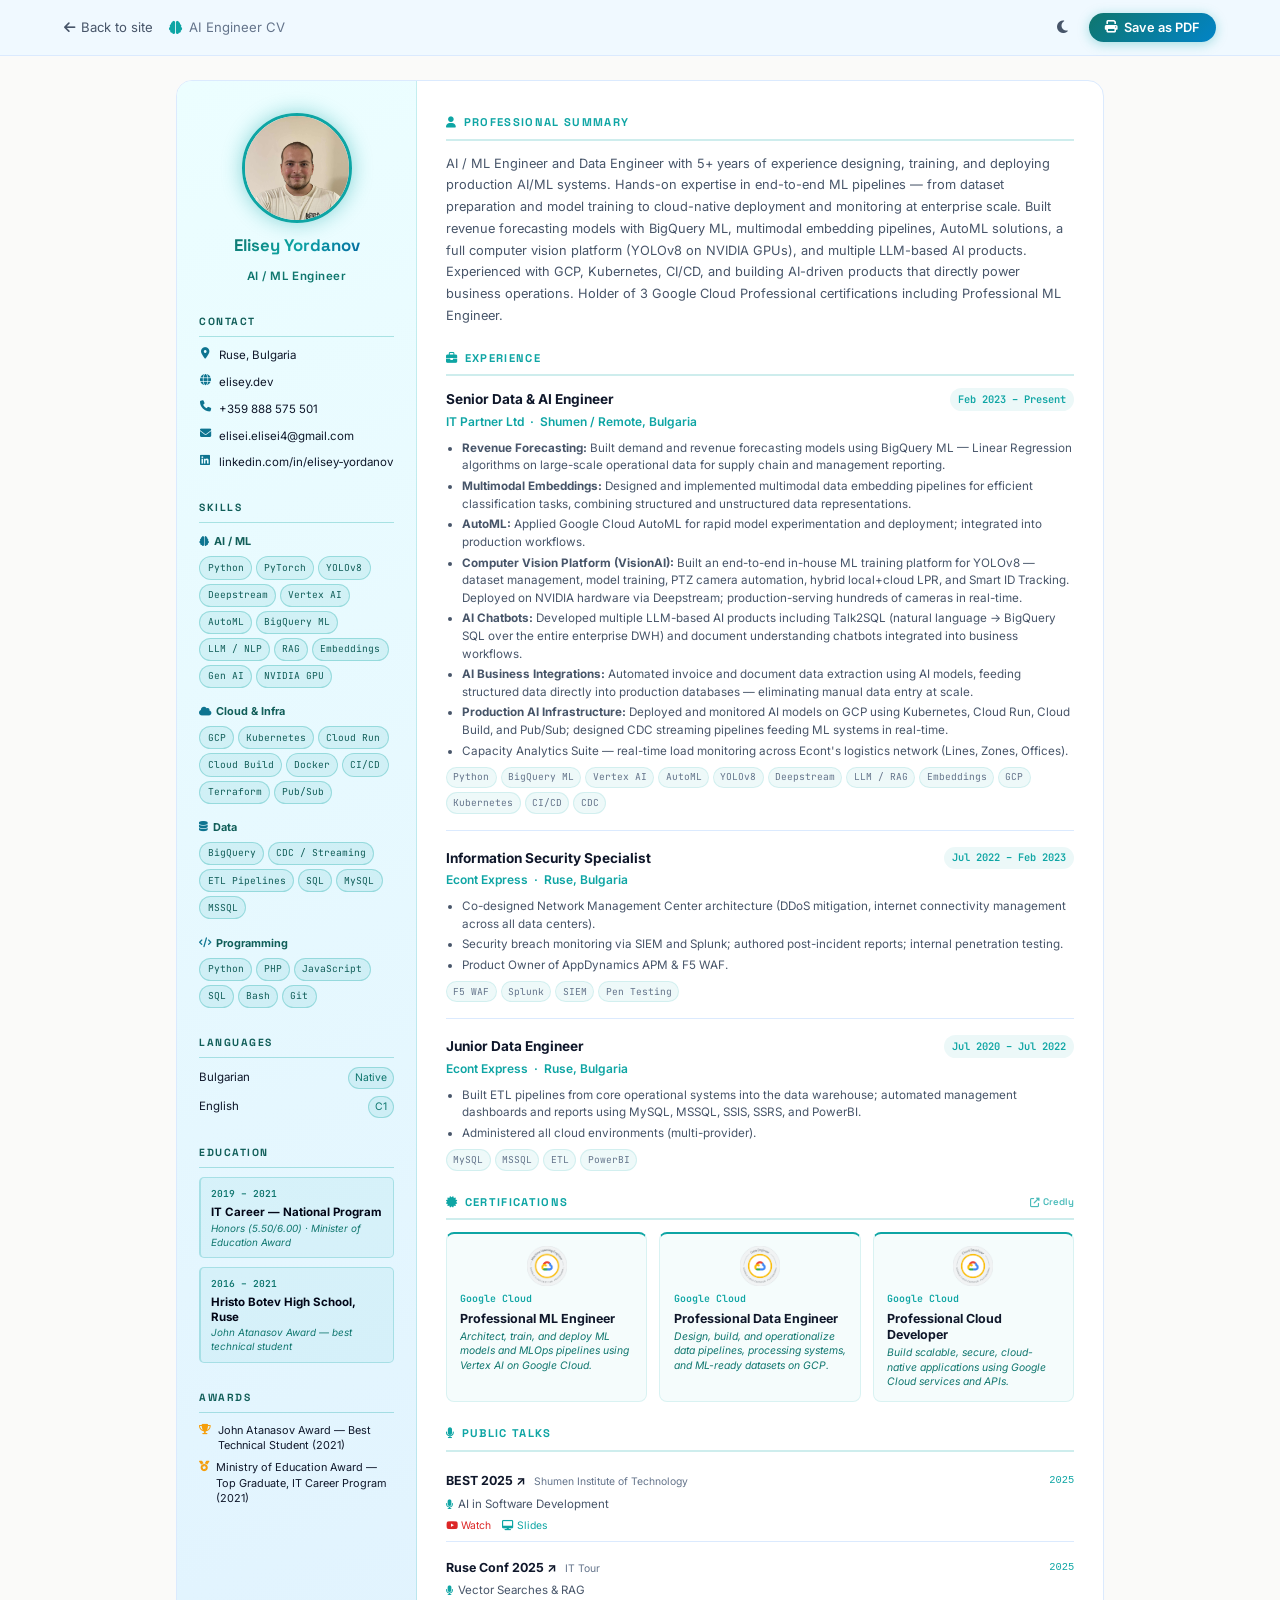
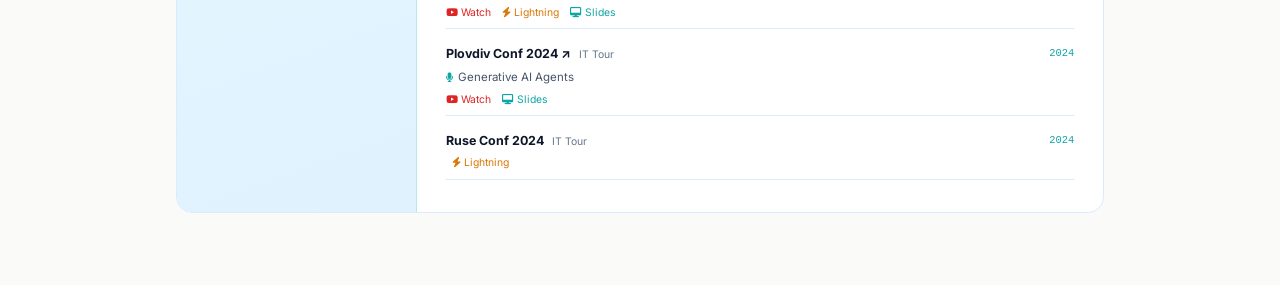
<file: cv-ai.html>
<!DOCTYPE html>
<html lang="en" data-theme="dark">
<head>
    <meta charset="UTF-8">
    <meta name="viewport" content="width=device-width, initial-scale=1.0">
    <title>CV (AI) - Elisey Yordanov</title>
    <meta name="description" content="Elisey Yordanov - AI Engineer CV. ML Engineer &amp; Data Engineer.">
    <meta name="robots" content="noindex, follow">
    <link rel="canonical" href="https://elisey.dev/cv-ai.html">
    <meta property="og:type" content="profile">
    <meta property="og:url" content="https://elisey.dev/cv-ai.html">
    <meta property="og:title" content="CV (AI) - Elisey Yordanov">
    <meta property="og:description" content="AI-focused resume of Elisey Yordanov — ML Engineer &amp; Data Engineer.">
    <meta property="og:image" content="https://elisey.dev/images/me.png">
    <meta name="twitter:card" content="summary">
    <link rel="icon" href="images/favicon.svg" type="image/svg+xml">
    <link rel="icon" href="images/ico.png" type="image/png">

    <link rel="preconnect" href="https://fonts.googleapis.com">
    <link rel="preconnect" href="https://fonts.gstatic.com" crossorigin>
    <link href="https://fonts.googleapis.com/css2?family=Space+Grotesk:wght@400;500;600;700;800&family=Inter:wght@300;400;500;600;700&family=JetBrains+Mono:wght@400;500;600&display=swap" rel="stylesheet">

    <link rel="stylesheet" href="https://cdnjs.cloudflare.com/ajax/libs/font-awesome/6.5.0/css/all.min.css">
    <link rel="stylesheet" href="styles.css">

    <style>
        /* ── One-page CV specific overrides (copied from cv-onepage.html) ── */
        .op-topbar {
            background: var(--bg-secondary);
            border-bottom: 1px solid var(--border);
            padding: 0.6rem 0;
            position: sticky;
            top: 0;
            z-index: 200;
        }
        .op-topbar-inner {
            display: flex;
            align-items: center;
            justify-content: space-between;
            gap: 1rem;
        }
        .op-topbar-left {
            display: flex;
            align-items: center;
            gap: 1rem;
            flex-wrap: wrap;
        }
        .op-back {
            display: flex;
            align-items: center;
            gap: 0.4rem;
            font-size: 0.82rem;
            color: var(--text-secondary);
            transition: color 0.2s;
        }
        .op-back:hover { color: var(--clr-primary); }
        .op-title {
            font-size: 0.82rem;
            color: var(--text-muted);
            display: flex;
            align-items: center;
            gap: 0.4rem;
        }
        .op-topbar-right {
            display: flex;
            align-items: center;
            gap: 0.5rem;
        }
        .op-print-btn {
            display: flex;
            align-items: center;
            gap: 0.4rem;
            padding: 0.45rem 1rem;
            background: linear-gradient(135deg, #0f766e, #0284c7);
            color: #fff;
            border: none;
            border-radius: 999px;
            font-size: 0.8rem;
            font-weight: 600;
            cursor: pointer;
            transition: all 0.2s;
            box-shadow: 0 2px 12px rgba(14,165,164,0.35);
        }
        .op-print-btn:hover {
            transform: translateY(-1px);
            box-shadow: 0 4px 20px rgba(14,165,164,0.55);
        }
        @media (max-width: 480px) {
            #op-print-text { display: none; }
            .op-print-btn { padding: 0.45rem 0.65rem; }
            #op-back-text { display: none; }
            .op-back { padding: 0.4rem; }
        }
        .op-alt-link {
            font-size: 0.78rem;
            color: var(--text-muted);
            transition: color 0.2s;
        }
        .op-alt-link:hover { color: var(--clr-primary); }

        .op-page {
            max-width: 960px;
            margin: 1.5rem auto;
            padding: 0 1rem 3rem;
        }
        .op-sheet {
            background: var(--bg-card);
            border: 1px solid var(--border);
            border-radius: 16px;
            overflow: hidden;
            display: grid;
            grid-template-columns: 240px 1fr;
            min-height: 900px;
        }

        /* ── LEFT SIDEBAR ── */
        .op-sidebar {
            background: linear-gradient(160deg, #0f2a2a 0%, #0b1d2b 100%);
            padding: 2rem 1.4rem;
            display: flex;
            flex-direction: column;
            gap: 1.6rem;
            border-right: 1px solid rgba(14,165,164,0.2);
        }
        [data-theme="light"] .op-sidebar {
            background: linear-gradient(160deg, #ecfeff 0%, #e0f2fe 100%);
            border-right-color: rgba(14,165,164,0.18);
        }

        .op-sidebar .op-jobtitle                          { color: #67e8f9; }
        .op-sidebar .op-s-heading                         { color: #99f6e4; border-bottom-color: rgba(153,246,228,0.28); }
        .op-sidebar .op-contact-item                      { color: #cbd5e1; }
        .op-sidebar .op-contact-item a                    { color: #cbd5e1; }
        .op-sidebar .op-contact-item i                    { color: #2dd4bf; }
        .op-sidebar .op-skill-group-name                  { color: #cbd5e1; }
        .op-sidebar .op-skill-group-name i                { color: #2dd4bf; }
        .op-sidebar .op-pill                              { background: rgba(45,212,191,0.14); color: #99f6e4; border-color: rgba(45,212,191,0.3); }
        .op-sidebar .op-cert-item                         { color: #cbd5e1; }
        .op-sidebar .op-cert-item a                       { color: #99f6e4; }
        .op-sidebar .op-award-item                        { color: #cbd5e1; }
        .op-sidebar .op-lang-item                         { color: #cbd5e1; }
        .op-sidebar .op-edu-s-degree                      { color: #e2e8f0; }
        .op-sidebar .op-edu-s-period                      { color: #2dd4bf; }
        .op-sidebar .op-edu-s-note                        { color: #2dd4bf; }
        .op-sidebar .op-edu-s-item                        { border-left-color: #0ea5a4; border-color: rgba(45,212,191,0.24); background: rgba(45,212,191,0.08); }
        .op-sidebar .op-lang-level                        { color: #2dd4bf; background: rgba(45,212,191,0.14); border-color: rgba(45,212,191,0.3); }

        [data-theme="light"] .op-sidebar .op-jobtitle              { color: #0f766e; }
        [data-theme="light"] .op-sidebar .op-s-heading             { color: #115e59; border-bottom-color: rgba(14,165,164,0.3); }
        [data-theme="light"] .op-sidebar .op-contact-item          { color: #0f172a; }
        [data-theme="light"] .op-sidebar .op-contact-item a        { color: #0f172a; }
        [data-theme="light"] .op-sidebar .op-contact-item i        { color: #0e7490; }
        [data-theme="light"] .op-sidebar .op-skill-group-name      { color: #115e59; }
        [data-theme="light"] .op-sidebar .op-skill-group-name i    { color: #0e7490; }
        [data-theme="light"] .op-sidebar .op-pill                  { background: rgba(14,165,164,0.1); color: #115e59; border-color: rgba(14,165,164,0.3); }
        [data-theme="light"] .op-sidebar .op-cert-item             { color: #0f172a; }
        [data-theme="light"] .op-sidebar .op-cert-item a           { color: #0369a1; }
        [data-theme="light"] .op-sidebar .op-award-item            { color: #0f172a; }
        [data-theme="light"] .op-sidebar .op-lang-item             { color: #0f172a; }
        [data-theme="light"] .op-sidebar .op-edu-s-degree          { color: #020617; }
        [data-theme="light"] .op-sidebar .op-edu-s-period          { color: #0f766e; }
        [data-theme="light"] .op-sidebar .op-edu-s-note            { color: #0f766e; }
        [data-theme="light"] .op-sidebar .op-edu-s-item            { border-left-color: #0e7490; border-color: rgba(14,165,164,0.24); background: rgba(14,165,164,0.06); }
        [data-theme="light"] .op-sidebar .op-lang-level            { color: #0f766e; background: rgba(14,165,164,0.1); border-color: rgba(14,165,164,0.3); }

        .op-profile {
            display: flex;
            flex-direction: column;
            align-items: center;
            text-align: center;
            gap: 0.75rem;
        }
        .op-photo {
            width: 110px;
            height: 110px;
            border-radius: 50%;
            object-fit: cover;
            object-position: center 25%;
            border: 3px solid var(--clr-primary);
            box-shadow: 0 0 20px rgba(14,165,164,0.45);
        }
        .op-name {
            font-family: 'Space Grotesk', sans-serif;
            font-size: 1.05rem;
            font-weight: 800;
            background: linear-gradient(135deg, #99f6e4, #67e8f9, #93c5fd);
            -webkit-background-clip: text;
            -webkit-text-fill-color: transparent;
            background-clip: text;
            line-height: 1.2;
        }
        [data-theme="light"] .op-name {
            background: linear-gradient(135deg, #0f766e, #0ea5a4, #0369a1);
            -webkit-background-clip: text;
            -webkit-text-fill-color: transparent;
            background-clip: text;
        }
        .op-jobtitle {
            font-size: 0.72rem;
            color: var(--clr-primary-light);
            font-weight: 600;
            letter-spacing: 0.04em;
        }

        .op-s-heading {
            font-family: 'Space Grotesk', sans-serif;
            font-size: 0.65rem;
            font-weight: 800;
            letter-spacing: 0.14em;
            text-transform: uppercase;
            color: var(--clr-primary);
            margin-bottom: 0.6rem;
            padding-bottom: 0.35rem;
            border-bottom: 1.5px solid rgba(14,165,164,0.25);
        }

        .op-contact-list { display: flex; flex-direction: column; gap: 0.45rem; }
        .op-contact-item {
            display: flex;
            align-items: flex-start;
            gap: 0.45rem;
            font-size: 0.72rem;
            color: var(--text-secondary);
            word-break: break-all;
        }
        .op-contact-item i {
            color: var(--clr-primary);
            font-size: 0.7rem;
            margin-top: 0.1rem;
            flex-shrink: 0;
            width: 12px;
            text-align: center;
        }
        .op-contact-item a { color: var(--text-secondary); transition: color 0.2s; }
        .op-contact-item a:hover { color: var(--clr-primary); }

        .op-skill-group { margin-bottom: 0.9rem; }
        .op-skill-group:last-child { margin-bottom: 0; }
        .op-skill-group-name {
            font-size: 0.68rem;
            font-weight: 700;
            color: var(--text-secondary);
            margin-bottom: 0.35rem;
            display: flex;
            align-items: center;
            gap: 0.3rem;
        }
        .op-skill-group-name i { color: var(--clr-primary); font-size: 0.62rem; }
        .op-pills { display: flex; flex-wrap: wrap; gap: 0.25rem; }
        .op-pill {
            font-family: 'JetBrains Mono', monospace;
            font-size: 0.6rem;
            padding: 0.15rem 0.45rem;
            border-radius: 999px;
            background: rgba(14,165,164,0.1);
            color: var(--text-muted);
            border: 1px solid rgba(14,165,164,0.2);
        }

        .op-lang-list { display: flex; flex-direction: column; gap: 0.45rem; }
        .op-lang-item {
            display: flex;
            justify-content: space-between;
            align-items: center;
            font-size: 0.72rem;
            color: var(--text-secondary);
        }
        .op-lang-level {
            font-size: 0.65rem;
            color: var(--clr-primary);
            background: rgba(14,165,164,0.08);
            padding: 1px 6px;
            border-radius: 999px;
            border: 1px solid rgba(14,165,164,0.18);
        }

        .op-award-list { display: flex; flex-direction: column; gap: 0.45rem; }
        .op-award-item {
            display: flex;
            align-items: flex-start;
            gap: 0.4rem;
            font-size: 0.68rem;
            color: var(--text-secondary);
            line-height: 1.4;
        }
        .op-award-item i { color: var(--clr-amber); font-size: 0.65rem; margin-top: 0.12rem; flex-shrink: 0; }

        .op-cert-list { display: flex; flex-direction: column; gap: 0.4rem; }
        .op-cert-item {
            display: flex;
            align-items: flex-start;
            gap: 0.4rem;
            font-size: 0.68rem;
            color: var(--text-secondary);
            line-height: 1.35;
        }
        .op-cert-item i { color: var(--clr-amber); font-size: 0.65rem; margin-top: 0.1rem; flex-shrink: 0; }
        .op-cert-item a { color: var(--text-secondary); transition: color 0.15s; }
        .op-cert-item a:hover { color: var(--clr-primary); }

        .op-edu-stacked { display: flex; flex-direction: column; gap: 0.55rem; }
        .op-edu-s-item {
            padding: 0.5rem 0.6rem;
            background: rgba(14,165,164,0.04);
            border: 1px solid rgba(14,165,164,0.12);
            border-left: 2px solid var(--clr-primary);
            border-radius: 5px;
        }
        .op-edu-s-period {
            font-family: 'JetBrains Mono', monospace;
            font-size: 0.6rem;
            color: var(--clr-primary);
            font-weight: 600;
            margin-bottom: 0.15rem;
        }
        .op-edu-s-degree {
            font-size: 0.72rem;
            font-weight: 700;
            color: var(--text);
            line-height: 1.3;
            margin-bottom: 0.1rem;
        }
        .op-edu-s-note {
            font-size: 0.62rem;
            color: var(--clr-primary-light);
            font-style: italic;
            line-height: 1.4;
        }

        #op-sidebar-bottom { display: flex; flex-direction: column; gap: 0.75rem; }

        /* ── RIGHT MAIN ── */
        .op-main {
            padding: 2rem 1.8rem;
            display: flex;
            flex-direction: column;
            gap: 1.4rem;
        }
        .op-m-section {}
        .op-m-heading {
            font-family: 'Space Grotesk', sans-serif;
            font-size: 0.7rem;
            font-weight: 800;
            letter-spacing: 0.12em;
            text-transform: uppercase;
            color: var(--clr-primary);
            margin-bottom: 0.75rem;
            padding-bottom: 0.4rem;
            border-bottom: 2px solid rgba(14,165,164,0.2);
            display: flex;
            align-items: center;
            gap: 0.4rem;
        }

        .op-summary {
            font-size: 0.8rem;
            color: var(--text-secondary);
            line-height: 1.7;
        }

        .op-exp-item {
            padding-bottom: 1rem;
            margin-bottom: 1rem;
            border-bottom: 1px solid var(--border);
        }
        .op-exp-item:last-child { padding-bottom: 0; margin-bottom: 0; border-bottom: none; }
        .op-exp-header {
            display: flex;
            justify-content: space-between;
            align-items: flex-start;
            gap: 0.5rem;
            margin-bottom: 0.1rem;
            flex-wrap: wrap;
        }
        .op-exp-title { font-weight: 700; font-size: 0.85rem; color: var(--text); }
        .op-exp-period {
            font-family: 'JetBrains Mono', monospace;
            font-size: 0.65rem;
            color: var(--clr-primary);
            font-weight: 600;
            background: rgba(14,165,164,0.08);
            padding: 0.15rem 0.5rem;
            border-radius: 999px;
            flex-shrink: 0;
        }
        .op-exp-company { font-size: 0.75rem; color: var(--clr-primary); font-weight: 600; margin-bottom: 0.4rem; }
        .op-exp-bullets { padding-left: 1rem; display: flex; flex-direction: column; gap: 0.2rem; }
        .op-exp-bullets li { font-size: 0.73rem; color: var(--text-secondary); list-style-type: disc; line-height: 1.5; }
        .op-exp-tags { display: flex; flex-wrap: wrap; gap: 0.25rem; margin-top: 0.4rem; }
        .op-tag {
            font-family: 'JetBrains Mono', monospace;
            font-size: 0.6rem;
            padding: 0.1rem 0.4rem;
            border-radius: 999px;
            background: rgba(14,165,164,0.07);
            color: var(--text-muted);
            border: 1px solid rgba(14,165,164,0.12);
        }

        .op-edu-grid { display: grid; grid-template-columns: 1fr 1fr; gap: 0.75rem; }
        .op-edu-grid--3 { grid-template-columns: 1fr 1fr 1fr; }
        .op-certs-credly {
            margin-left: auto;
            font-size: 0.6rem;
            font-weight: 600;
            color: var(--clr-primary);
            text-decoration: none;
            display: flex;
            align-items: center;
            gap: 3px;
            opacity: 0.75;
            text-transform: none;
            letter-spacing: 0;
        }
        .op-certs-credly:hover { opacity: 1; text-decoration: underline; }
        .op-cert-img-wrap { display: flex; justify-content: center; margin-bottom: 0.35rem; }
        .op-cert-img-wrap img { width: 2.5rem; height: 2.5rem; object-fit: contain; }
        .op-cert-card-link {
            text-decoration: none;
            display: block;
            transition: box-shadow 0.18s, transform 0.15s;
            border-top: 2px solid var(--clr-primary) !important;
        }
        .op-cert-card-link:hover {
            box-shadow: 0 3px 14px rgba(14,165,164,0.18);
            transform: translateY(-2px);
        }
        [data-theme="dark"] .op-cert-card-link .op-edu-note { color: #cbd5e1; }
        [data-theme="light"] .op-cert-card-link .op-edu-note { color: #0f766e; }
        .op-edu-item {
            background: rgba(14,165,164,0.04);
            border: 1px solid rgba(14,165,164,0.12);
            border-radius: 8px;
            padding: 0.7rem 0.85rem;
        }
        .op-edu-period {
            font-family: 'JetBrains Mono', monospace;
            font-size: 0.62rem;
            color: var(--clr-primary);
            font-weight: 600;
            margin-bottom: 0.2rem;
        }
        .op-edu-degree { font-size: 0.78rem; font-weight: 700; color: var(--text); line-height: 1.3; margin-bottom: 0.15rem; }
        .op-edu-major  { font-size: 0.7rem; color: var(--text-secondary); margin-bottom: 0.2rem; }
        .op-edu-note   { font-size: 0.65rem; color: var(--clr-primary-light); font-style: italic; line-height: 1.4; }

        /* ══════════════════
           PRINT / Save as PDF
        ══════════════════ */
        @media print {
            .op-topbar, .back-to-top { display: none !important; }
            @page { size: A4 portrait; margin: 0; }
            html, body { -webkit-print-color-adjust: exact; print-color-adjust: exact; }

            [data-theme="dark"] .op-name { -webkit-text-fill-color: #99f6e4 !important; color: #99f6e4 !important; }
            [data-theme="dark"] .op-jobtitle { color: #2dd4bf !important; }
            [data-theme="dark"] .op-s-heading { color: #99f6e4 !important; border-bottom-color: rgba(153,246,228,0.3) !important; }
            [data-theme="dark"] .op-contact-item,
            [data-theme="dark"] .op-contact-item a { color: #cbd5e1 !important; }
            [data-theme="dark"] .op-skill-group-name { color: #cbd5e1 !important; }
            [data-theme="dark"] .op-pill { background: rgba(14,165,164,0.2) !important; color: #99f6e4 !important; border-color: rgba(14,165,164,0.3) !important; }
            [data-theme="dark"] .op-cert-item,
            [data-theme="dark"] .op-cert-item a { color: #cbd5e1 !important; }
            [data-theme="dark"] .op-award-item { color: #cbd5e1 !important; }
            [data-theme="dark"] .op-lang-item { color: #cbd5e1 !important; }
            [data-theme="dark"] .op-lang-level { background: rgba(14,165,164,0.2) !important; color: #99f6e4 !important; border-color: rgba(14,165,164,0.3) !important; }
            [data-theme="dark"] .op-m-heading { color: #99f6e4 !important; border-bottom-color: rgba(153,246,228,0.25) !important; }
            [data-theme="dark"] .op-summary { color: #cbd5e1 !important; }
            [data-theme="dark"] .op-exp-title { color: #f8fafc !important; }
            [data-theme="dark"] .op-exp-company { color: #2dd4bf !important; }
            [data-theme="dark"] .op-exp-period { color: #2dd4bf !important; background: rgba(14,165,164,0.2) !important; }
            [data-theme="dark"] .op-exp-bullets li { color: #cbd5e1 !important; }
            [data-theme="dark"] .op-exp-item { border-bottom-color: rgba(14,165,164,0.2) !important; }
            [data-theme="dark"] .op-edu-item { background: rgba(14,165,164,0.12) !important; border-color: rgba(14,165,164,0.25) !important; }
            [data-theme="dark"] .op-edu-period { color: #2dd4bf !important; }
            [data-theme="dark"] .op-edu-degree { color: #f8fafc !important; }
            [data-theme="dark"] .op-edu-major  { color: #cbd5e1 !important; }
            [data-theme="dark"] .op-edu-note   { color: #2dd4bf !important; }
            [data-theme="dark"] #op-pres-list > div { border-bottom-color: rgba(14,165,164,0.2) !important; }

            .op-page { margin: 0 !important; padding: 0 !important; max-width: 100% !important; }
            .op-sheet {
                border: none !important; border-radius: 0 !important; box-shadow: none !important;
                min-height: unset !important; height: 297mm !important; overflow: hidden !important;
                grid-template-columns: 215px 1fr !important;
            }
            .op-sidebar {
                padding: 22px 14px 16px !important; gap: 16px !important;
                background: #ecfeff !important;
                -webkit-print-color-adjust: exact; print-color-adjust: exact;
                border-right: 1px solid #99f6e4 !important;
                display: flex !important; flex-direction: column !important;
                justify-content: flex-start !important; height: 100% !important;
            }
            [data-theme="dark"] .op-sidebar {
                background: linear-gradient(160deg, #0f2a2a 0%, #0b1d2b 100%) !important;
                border-right-color: rgba(14,165,164,0.3) !important;
            }
            .op-photo { width: 100px !important; height: 100px !important; border: 2px solid #0e7490 !important; box-shadow: none !important; }
            .op-profile { gap: 5px !important; }
            .op-name { font-size: 16px !important; line-height: 1.2 !important; background: none !important; -webkit-text-fill-color: #115e59 !important; color: #115e59 !important; }
            .op-jobtitle { font-size: 10px !important; color: #0f766e !important; }
            .op-s-heading { font-size: 9.5px !important; margin-bottom: 5px !important; padding-bottom: 3px !important; color: #115e59 !important; border-bottom: 1.5px solid rgba(14,165,164,0.3) !important; }
            .op-contact-list { gap: 5px !important; }
            .op-contact-item { font-size: 9.5px !important; gap: 4px !important; color: #374151 !important; word-break: break-all; }
            .op-contact-item i { color: #0e7490 !important; }
            .op-contact-item a { color: #374151 !important; }
            .op-skill-group { margin-bottom: 0 !important; }
            .op-skill-group-name { font-size: 9.5px !important; margin-bottom: 4px !important; color: #374151 !important; }
            .op-skill-group-name i { color: #0e7490 !important; }
            .op-pills { gap: 3px !important; }
            .op-pill { font-size: 8.5px !important; padding: 1.5px 5px !important; background: #ccfbf1 !important; color: #115e59 !important; border-color: #5eead4 !important; }
            .op-lang-list { gap: 5px !important; }
            .op-lang-item { font-size: 9.5px !important; color: #374151 !important; }
            .op-lang-level { font-size: 8.5px !important; color: #0f766e !important; background: #ccfbf1 !important; border-color: #5eead4 !important; padding: 1px 5px !important; }
            .op-award-list { gap: 5px !important; }
            .op-award-item { font-size: 9.5px !important; gap: 4px !important; color: #374151 !important; }
            .op-award-item i { color: #d97706 !important; }
            #op-sidebar-bottom { display: flex !important; flex-direction: column !important; gap: 10px !important; }
            .op-main { padding: 20px 16px 14px !important; gap: 11px !important; display: flex !important; flex-direction: column !important; justify-content: flex-start !important; height: 100% !important; }
            .op-m-heading { font-size: 9px !important; margin-bottom: 6px !important; padding-bottom: 3px !important; color: #115e59 !important; border-bottom: 1.5px solid rgba(14,165,164,0.25) !important; }
            .op-m-heading i { color: #0e7490 !important; }
            .op-summary { font-size: 9.5px !important; line-height: 1.65 !important; color: #374151 !important; }
            .op-exp-item { padding-bottom: 0 !important; margin-bottom: 0 !important; border-bottom-color: #e5e7eb !important; }
            .op-exp-header { margin-bottom: 2px !important; }
            .op-exp-title { font-size: 10.5px !important; font-weight: 700 !important; color: #111827 !important; }
            .op-exp-period { font-size: 8px !important; color: #0f766e !important; background: #ccfbf1 !important; padding: 1px 5px !important; }
            .op-exp-company { font-size: 9px !important; color: #0f766e !important; margin-bottom: 4px !important; font-weight: 600 !important; }
            .op-exp-bullets { gap: 2px !important; padding-left: 12px !important; }
            .op-exp-bullets li { font-size: 9px !important; line-height: 1.5 !important; color: #374151 !important; }
            .op-exp-tags { display: none !important; }
            .op-edu-grid { gap: 6px !important; }
            .op-edu-stacked { gap: 4px !important; }
            .op-edu-s-item { padding: 4px 6px !important; background: rgba(14,165,164,0.12) !important; border-color: rgba(14,165,164,0.3) !important; }
            .op-sidebar .op-edu-s-period,
            .op-edu-s-period { font-size: 7px !important; color: #0f766e !important; }
            [data-theme="dark"] .op-sidebar .op-edu-s-period,
            [data-theme="dark"] .op-edu-s-period { color: #99f6e4 !important; }
            .op-sidebar .op-edu-s-degree,
            .op-edu-s-degree { font-size: 8.5px !important; color: #111827 !important; }
            [data-theme="dark"] .op-sidebar .op-edu-s-degree,
            [data-theme="dark"] .op-edu-s-degree { color: #f8fafc !important; }
            .op-sidebar .op-edu-s-note,
            .op-edu-s-note { font-size: 7px !important; color: #0f766e !important; }
            [data-theme="dark"] .op-sidebar .op-edu-s-note,
            [data-theme="dark"] .op-edu-s-note { color: #2dd4bf !important; }
            .op-edu-grid--3 { grid-template-columns: 1fr 1fr 1fr !important; gap: 5px !important; }
            .op-cert-img-wrap img { width: 26px !important; height: 26px !important; }
            .op-cert-img-wrap { margin-bottom: 2px !important; }
            .op-cert-card-link { border-top-width: 1.5px !important; padding: 6px 7px !important; }
            .op-certs-credly { display: none !important; }
            .op-cert-card-link .op-edu-note { display: block !important; font-size: 7px !important; line-height: 1.5 !important; color: #475569 !important; margin-top: 3px !important; }
            [data-theme="dark"] .op-cert-card-link .op-edu-note { color: #cbd5e1 !important; }
            .op-edu-item { padding: 7px 10px !important; background: #ecfeff !important; border-color: #5eead4 !important; }
            .op-edu-period { font-size: 8px !important; color: #0f766e !important; }
            .op-edu-degree { font-size: 10px !important; color: #111827 !important; }
            .op-edu-major  { font-size: 8.5px !important; color: #374151 !important; }
            .op-edu-note   { font-size: 8px !important; color: #0f766e !important; }
        }

        @media (max-width: 700px) {
            .op-sheet { grid-template-columns: 1fr; }
            .op-sidebar { border-right: none; border-bottom: 1px solid rgba(14,165,164,0.2); }
            .op-edu-grid { grid-template-columns: 1fr; }
            .op-edu-grid--3 { grid-template-columns: 1fr; }
        }
    </style>
</head>
<body>

<!-- Top bar -->
<div class="op-topbar">
    <div class="container">
        <div class="op-topbar-inner">
            <div class="op-topbar-left">
                <a href="/" class="op-back">
                    <i class="fas fa-arrow-left"></i>
                    <span id="op-back-text">Back to site</span>
                </a>
                <span class="op-title">
                    <i class="fas fa-brain" style="color:var(--clr-primary)"></i>
                    <span>AI Engineer CV</span>
                </span>
            </div>
            <div class="op-topbar-right">
                <button class="icon-btn" data-theme-toggle aria-label="Toggle theme">
                    <i class="fas fa-sun"></i>
                </button>
                <button onclick="opPrintCV()" class="op-print-btn">
                    <i class="fas fa-print"></i>
                    <span id="op-print-text">Save as PDF</span>
                </button>
            </div>
        </div>
    </div>
</div>

<!-- Page -->
<div class="op-page">
<div class="op-sheet">

    <!-- ══ LEFT SIDEBAR ══ -->
    <aside class="op-sidebar">

        <!-- Profile -->
        <div class="op-profile">
            <img src="images/me.png" alt="Elisey Yordanov" class="op-photo">
            <div class="op-name">Elisey Yordanov</div>
            <div class="op-jobtitle">AI / ML Engineer</div>
        </div>

        <!-- Contact -->
        <div>
            <div class="op-s-heading">Contact</div>
            <div class="op-contact-list">
                <div class="op-contact-item">
                    <i class="fas fa-map-marker-alt"></i>
                    <span>Ruse, Bulgaria</span>
                </div>
                <div class="op-contact-item">
                    <i class="fas fa-globe"></i>
                    <a href="https://elisey.dev" target="_blank" rel="noopener">elisey.dev</a>
                </div>
                <div class="op-contact-item">
                    <i class="fas fa-phone"></i>
                    <a href="tel:+359888575501">+359 888 575 501</a>
                </div>
                <div class="op-contact-item">
                    <i class="fas fa-envelope"></i>
                    <a href="mailto:elisei.elisei4@gmail.com">elisei.elisei4@gmail.com</a>
                </div>
                <div class="op-contact-item">
                    <i class="fab fa-linkedin"></i>
                    <a href="https://www.linkedin.com/in/elisey-yordanov-19625a1a0" target="_blank" rel="noopener">
                        linkedin.com/in/elisey&#8209;yordanov
                    </a>
                </div>
            </div>
        </div>

        <!-- Skills -->
        <div>
            <div class="op-s-heading">Skills</div>

            <div class="op-skill-group">
                <div class="op-skill-group-name"><i class="fas fa-brain"></i> AI / ML</div>
                <div class="op-pills">
                    <span class="op-pill">Python</span><span class="op-pill">PyTorch</span>
                    <span class="op-pill">YOLOv8</span><span class="op-pill">Deepstream</span>
                    <span class="op-pill">Vertex AI</span><span class="op-pill">AutoML</span>
                    <span class="op-pill">BigQuery ML</span><span class="op-pill">LLM / NLP</span>
                    <span class="op-pill">RAG</span><span class="op-pill">Embeddings</span>
                    <span class="op-pill">Gen AI</span><span class="op-pill">NVIDIA GPU</span>
                </div>
            </div>

            <div class="op-skill-group">
                <div class="op-skill-group-name"><i class="fas fa-cloud"></i> Cloud & Infra</div>
                <div class="op-pills">
                    <span class="op-pill">GCP</span><span class="op-pill">Kubernetes</span>
                    <span class="op-pill">Cloud Run</span><span class="op-pill">Cloud Build</span>
                    <span class="op-pill">Docker</span><span class="op-pill">CI/CD</span>
                    <span class="op-pill">Terraform</span><span class="op-pill">Pub/Sub</span>
                </div>
            </div>

            <div class="op-skill-group">
                <div class="op-skill-group-name"><i class="fas fa-database"></i> Data</div>
                <div class="op-pills">
                    <span class="op-pill">BigQuery</span><span class="op-pill">CDC / Streaming</span>
                    <span class="op-pill">ETL Pipelines</span><span class="op-pill">SQL</span>
                    <span class="op-pill">MySQL</span><span class="op-pill">MSSQL</span>
                </div>
            </div>

            <div class="op-skill-group">
                <div class="op-skill-group-name"><i class="fas fa-code"></i> Programming</div>
                <div class="op-pills">
                    <span class="op-pill">Python</span><span class="op-pill">PHP</span>
                    <span class="op-pill">JavaScript</span><span class="op-pill">SQL</span>
                    <span class="op-pill">Bash</span><span class="op-pill">Git</span>
                </div>
            </div>
        </div>

        <!-- Languages -->
        <div>
            <div class="op-s-heading">Languages</div>
            <div class="op-lang-list">
                <div class="op-lang-item">
                    <span>Bulgarian</span>
                    <span class="op-lang-level">Native</span>
                </div>
                <div class="op-lang-item">
                    <span>English</span>
                    <span class="op-lang-level">C1</span>
                </div>
            </div>
        </div>

        <!-- Education -->
        <div>
            <div class="op-s-heading">Education</div>
            <div class="op-edu-stacked">
                <div class="op-edu-s-item">
                    <div class="op-edu-s-period">2019 – 2021</div>
                    <div class="op-edu-s-degree">IT Career — National Program</div>
                    <div class="op-edu-s-note">Honors (5.50/6.00) · Minister of Education Award</div>
                </div>
                <div class="op-edu-s-item">
                    <div class="op-edu-s-period">2016 – 2021</div>
                    <div class="op-edu-s-degree">Hristo Botev High School, Ruse</div>
                    <div class="op-edu-s-note">John Atanasov Award — best technical student</div>
                </div>
            </div>
        </div>

        <!-- Awards -->
        <div id="op-sidebar-bottom">
            <div>
                <div class="op-s-heading">Awards</div>
                <div class="op-award-list">
                    <div class="op-award-item">
                        <i class="fas fa-trophy"></i>
                        <span>John Atanasov Award — Best Technical Student (2021)</span>
                    </div>
                    <div class="op-award-item">
                        <i class="fas fa-medal"></i>
                        <span>Ministry of Education Award — Top Graduate, IT Career Program (2021)</span>
                    </div>
                </div>
            </div>
        </div>

    </aside>

    <!-- ══ RIGHT MAIN ══ -->
    <main class="op-main">

        <!-- Summary -->
        <div class="op-m-section">
            <div class="op-m-heading"><i class="fas fa-user"></i> Professional Summary</div>
            <p class="op-summary">
                AI / ML Engineer and Data Engineer with 5+ years of experience designing, training, and deploying
                production AI/ML systems. Hands-on expertise in end-to-end ML pipelines — from dataset
                preparation and model training to cloud-native deployment and monitoring at enterprise scale.
                Built revenue forecasting models with BigQuery ML, multimodal embedding pipelines, AutoML
                solutions, a full computer vision platform (YOLOv8 on NVIDIA GPUs), and multiple LLM-based AI
                products. Experienced with GCP, Kubernetes, CI/CD, and building AI-driven products that
                directly power business operations. Holder of 3 Google Cloud Professional certifications
                including Professional ML Engineer.
            </p>
        </div>

        <!-- Experience -->
        <div class="op-m-section">
            <div class="op-m-heading"><i class="fas fa-briefcase"></i> Experience</div>

            <!-- IT Partner - main role -->
            <div class="op-exp-item">
                <div class="op-exp-header">
                    <div>
                        <div class="op-exp-title">Senior Data &amp; AI Engineer</div>
                        <div class="op-exp-company">IT Partner Ltd &nbsp;·&nbsp; Shumen / Remote, Bulgaria</div>
                    </div>
                    <span class="op-exp-period">Feb 2023 – Present</span>
                </div>
                <ul class="op-exp-bullets">
                    <li><strong>Revenue Forecasting:</strong> Built demand and revenue forecasting models using BigQuery ML — Linear Regression algorithms on large-scale operational data for supply chain and management reporting.</li>
                    <li><strong>Multimodal Embeddings:</strong> Designed and implemented multimodal data embedding pipelines for efficient classification tasks, combining structured and unstructured data representations.</li>
                    <li><strong>AutoML:</strong> Applied Google Cloud AutoML for rapid model experimentation and deployment; integrated into production workflows.</li>
                    <li><strong>Computer Vision Platform (VisionAI):</strong> Built an end-to-end in-house ML training platform for YOLOv8 — dataset management, model training, PTZ camera automation, hybrid local+cloud LPR, and Smart ID Tracking. Deployed on NVIDIA hardware via Deepstream; production-serving hundreds of cameras in real-time.</li>
                    <li><strong>AI Chatbots:</strong> Developed multiple LLM-based AI products including Talk2SQL (natural language → BigQuery SQL over the entire enterprise DWH) and document understanding chatbots integrated into business workflows.</li>
                    <li><strong>AI Business Integrations:</strong> Automated invoice and document data extraction using AI models, feeding structured data directly into production databases — eliminating manual data entry at scale.</li>
                    <li><strong>Production AI Infrastructure:</strong> Deployed and monitored AI models on GCP using Kubernetes, Cloud Run, Cloud Build, and Pub/Sub; designed CDC streaming pipelines feeding ML systems in real-time.</li>
                    <li>Capacity Analytics Suite — real-time load monitoring across Econt's logistics network (Lines, Zones, Offices).</li>
                </ul>
                <div class="op-exp-tags">
                    <span class="op-tag">Python</span><span class="op-tag">BigQuery ML</span>
                    <span class="op-tag">Vertex AI</span><span class="op-tag">AutoML</span>
                    <span class="op-tag">YOLOv8</span><span class="op-tag">Deepstream</span>
                    <span class="op-tag">LLM / RAG</span><span class="op-tag">Embeddings</span>
                    <span class="op-tag">GCP</span><span class="op-tag">Kubernetes</span>
                    <span class="op-tag">CI/CD</span><span class="op-tag">CDC</span>
                </div>
            </div>

            <!-- InfoSec -->
            <div class="op-exp-item">
                <div class="op-exp-header">
                    <div>
                        <div class="op-exp-title">Information Security Specialist</div>
                        <div class="op-exp-company">Econt Express &nbsp;·&nbsp; Ruse, Bulgaria</div>
                    </div>
                    <span class="op-exp-period">Jul 2022 – Feb 2023</span>
                </div>
                <ul class="op-exp-bullets">
                    <li>Co-designed Network Management Center architecture (DDoS mitigation, internet connectivity management across all data centers).</li>
                    <li>Security breach monitoring via SIEM and Splunk; authored post-incident reports; internal penetration testing.</li>
                    <li>Product Owner of AppDynamics APM &amp; F5 WAF.</li>
                </ul>
                <div class="op-exp-tags">
                    <span class="op-tag">F5 WAF</span><span class="op-tag">Splunk</span>
                    <span class="op-tag">SIEM</span><span class="op-tag">Pen Testing</span>
                </div>
            </div>

            <!-- Junior DE -->
            <div class="op-exp-item">
                <div class="op-exp-header">
                    <div>
                        <div class="op-exp-title">Junior Data Engineer</div>
                        <div class="op-exp-company">Econt Express &nbsp;·&nbsp; Ruse, Bulgaria</div>
                    </div>
                    <span class="op-exp-period">Jul 2020 – Jul 2022</span>
                </div>
                <ul class="op-exp-bullets">
                    <li>Built ETL pipelines from core operational systems into the data warehouse; automated management dashboards and reports using MySQL, MSSQL, SSIS, SSRS, and PowerBI.</li>
                    <li>Administered all cloud environments (multi-provider).</li>
                </ul>
                <div class="op-exp-tags">
                    <span class="op-tag">MySQL</span><span class="op-tag">MSSQL</span>
                    <span class="op-tag">ETL</span><span class="op-tag">PowerBI</span>
                </div>
            </div>
        </div>

        <!-- Certifications -->
        <div class="op-m-section">
            <div class="op-m-heading">
                <i class="fas fa-certificate"></i> Certifications
                <a href="https://www.credly.com/users/elisey-yordanov/badges#credly" target="_blank" rel="noopener" class="op-certs-credly">
                    <i class="fas fa-external-link-alt"></i> Credly
                </a>
            </div>
            <div class="op-edu-grid op-edu-grid--3">
                <a href="https://www.credly.com/badges/0f6e8fbd-c744-4722-aec7-1845e0884a45/public_url" target="_blank" rel="noopener" class="op-edu-item op-cert-card-link">
                    <div class="op-cert-img-wrap"><img src="images/professional-machine-learning-engineer-certificatio.png" alt="ML Engineer"></div>
                    <div class="op-edu-period">Google Cloud</div>
                    <div class="op-edu-degree">Professional ML Engineer</div>
                    <div class="op-edu-note">Architect, train, and deploy ML models and MLOps pipelines using Vertex AI on Google Cloud.</div>
                </a>
                <a href="https://www.credly.com/badges/b7700dd5-9a0b-45b9-b768-ff3de6742d8f/public_url" target="_blank" rel="noopener" class="op-edu-item op-cert-card-link">
                    <div class="op-cert-img-wrap"><img src="images/professional-data-engineer-certification.png" alt="Data Engineer"></div>
                    <div class="op-edu-period">Google Cloud</div>
                    <div class="op-edu-degree">Professional Data Engineer</div>
                    <div class="op-edu-note">Design, build, and operationalize data pipelines, processing systems, and ML-ready datasets on GCP.</div>
                </a>
                <a href="https://www.credly.com/badges/a2590a10-3a72-4b32-a5f7-131abd3aa8bc/public_url" target="_blank" rel="noopener" class="op-edu-item op-cert-card-link">
                    <div class="op-cert-img-wrap"><img src="images/professional-cloud-developer-certification.png" alt="Cloud Developer"></div>
                    <div class="op-edu-period">Google Cloud</div>
                    <div class="op-edu-degree">Professional Cloud Developer</div>
                    <div class="op-edu-note">Build scalable, secure, cloud-native applications using Google Cloud services and APIs.</div>
                </a>
            </div>
        </div>

        <!-- Public Presence (talks) -->
        <div class="op-m-section">
            <div class="op-m-heading"><i class="fas fa-microphone"></i> Public Talks</div>
            <div id="op-pres-list" style="display:flex;flex-direction:column;gap:0.5rem;"></div>
        </div>

    </main>

</div><!-- /op-sheet -->
</div><!-- /op-page -->

<button id="back-to-top" class="back-to-top" aria-label="Back to top">
    <i class="fas fa-chevron-up"></i>
</button>

<script src="translations.js"></script>
<script>
'use strict';

/* ── Theme ── */
const _t = localStorage.getItem('ey-theme') ||
           (window.matchMedia('(prefers-color-scheme: dark)').matches ? 'dark' : 'light');
document.documentElement.setAttribute('data-theme', _t);
document.querySelectorAll('[data-theme-toggle]').forEach(btn => {
    const ic = btn.querySelector('i');
    if (ic) ic.className = _t === 'dark' ? 'fas fa-sun' : 'fas fa-moon';
    btn.addEventListener('click', () => {
        const cur = document.documentElement.getAttribute('data-theme');
        const nxt = cur === 'dark' ? 'light' : 'dark';
        document.documentElement.setAttribute('data-theme', nxt);
        localStorage.setItem('ey-theme', nxt);
        document.querySelectorAll('[data-theme-toggle] i').forEach(i => {
            i.className = nxt === 'dark' ? 'fas fa-sun' : 'fas fa-moon';
        });
    });
});

/* ── Public Presence ── */
const opPresList = document.getElementById('op-pres-list');
if (opPresList && typeof TALKS !== 'undefined') {
    opPresList.innerHTML = TALKS.map(ev => `
        <div style="padding:0.4rem 0;border-bottom:1px solid var(--border);">
            <div style="display:flex;align-items:center;justify-content:space-between;gap:0.5rem;margin-bottom:0.2rem;">
                <span style="font-size:0.78rem;font-weight:700;color:var(--text);">
                    ${ev.conferenceUrl ? `<a href="${ev.conferenceUrl}" target="_blank" rel="noopener" style="color:inherit;text-decoration:none;">${ev.conference} ↗</a>` : ev.conference}
                    <span style="font-size:0.65rem;font-weight:400;color:var(--text-muted);margin-left:0.3rem;">${ev.organizer}</span>
                </span>
                <span style="font-size:0.65rem;color:var(--clr-primary);font-family:monospace;">${ev.year}</span>
            </div>
            ${ev.talk ? `<div style="font-size:0.72rem;color:var(--text-secondary);margin-bottom:0.2rem;display:flex;align-items:center;gap:0.3rem;"><i class="fas fa-microphone" style="color:var(--clr-primary);font-size:0.6rem;"></i> ${ev.talk}</div>` : ''}
            <div style="display:flex;flex-wrap:wrap;gap:0.3rem;">
                ${ev.talkUrl ? `<a href="${ev.talkUrl}" target="_blank" rel="noopener" style="font-size:0.65rem;color:#dc2626;text-decoration:none;"><i class="fab fa-youtube"></i> Watch</a>` : ''}
                ${ev.lightningTalkUrl ? `<a href="${ev.lightningTalkUrl}" target="_blank" rel="noopener" style="font-size:0.65rem;color:#d97706;text-decoration:none;margin-left:0.4rem;"><i class="fas fa-bolt"></i> Lightning</a>` : ''}
                ${ev.presentationUrl ? `<a href="${ev.presentationUrl}" target="_blank" rel="noopener" style="font-size:0.65rem;color:var(--clr-primary);text-decoration:none;margin-left:0.4rem;"><i class="fas fa-desktop"></i> Slides</a>` : ''}
            </div>
        </div>
    `).join('');
}

/* ── Back to top ── */
const btt = document.getElementById('back-to-top');
if (btt) {
    window.addEventListener('scroll', () => btt.classList.toggle('visible', window.scrollY > 300));
    btt.addEventListener('click', () => window.scrollTo({ top: 0, behavior: 'smooth' }));
}

/* ── Print ── */
function opPrintCV() {
    const theme = document.documentElement.getAttribute('data-theme') || 'dark';
    const orig  = document.title;
    document.title = `CV AI - Elisey Yordanov - ${theme === 'dark' ? 'Dark' : 'Light'}`;
    window.addEventListener('afterprint', () => { document.title = orig; }, { once: true });
    window.print();
}
</script>

</body>
</html>
</file>
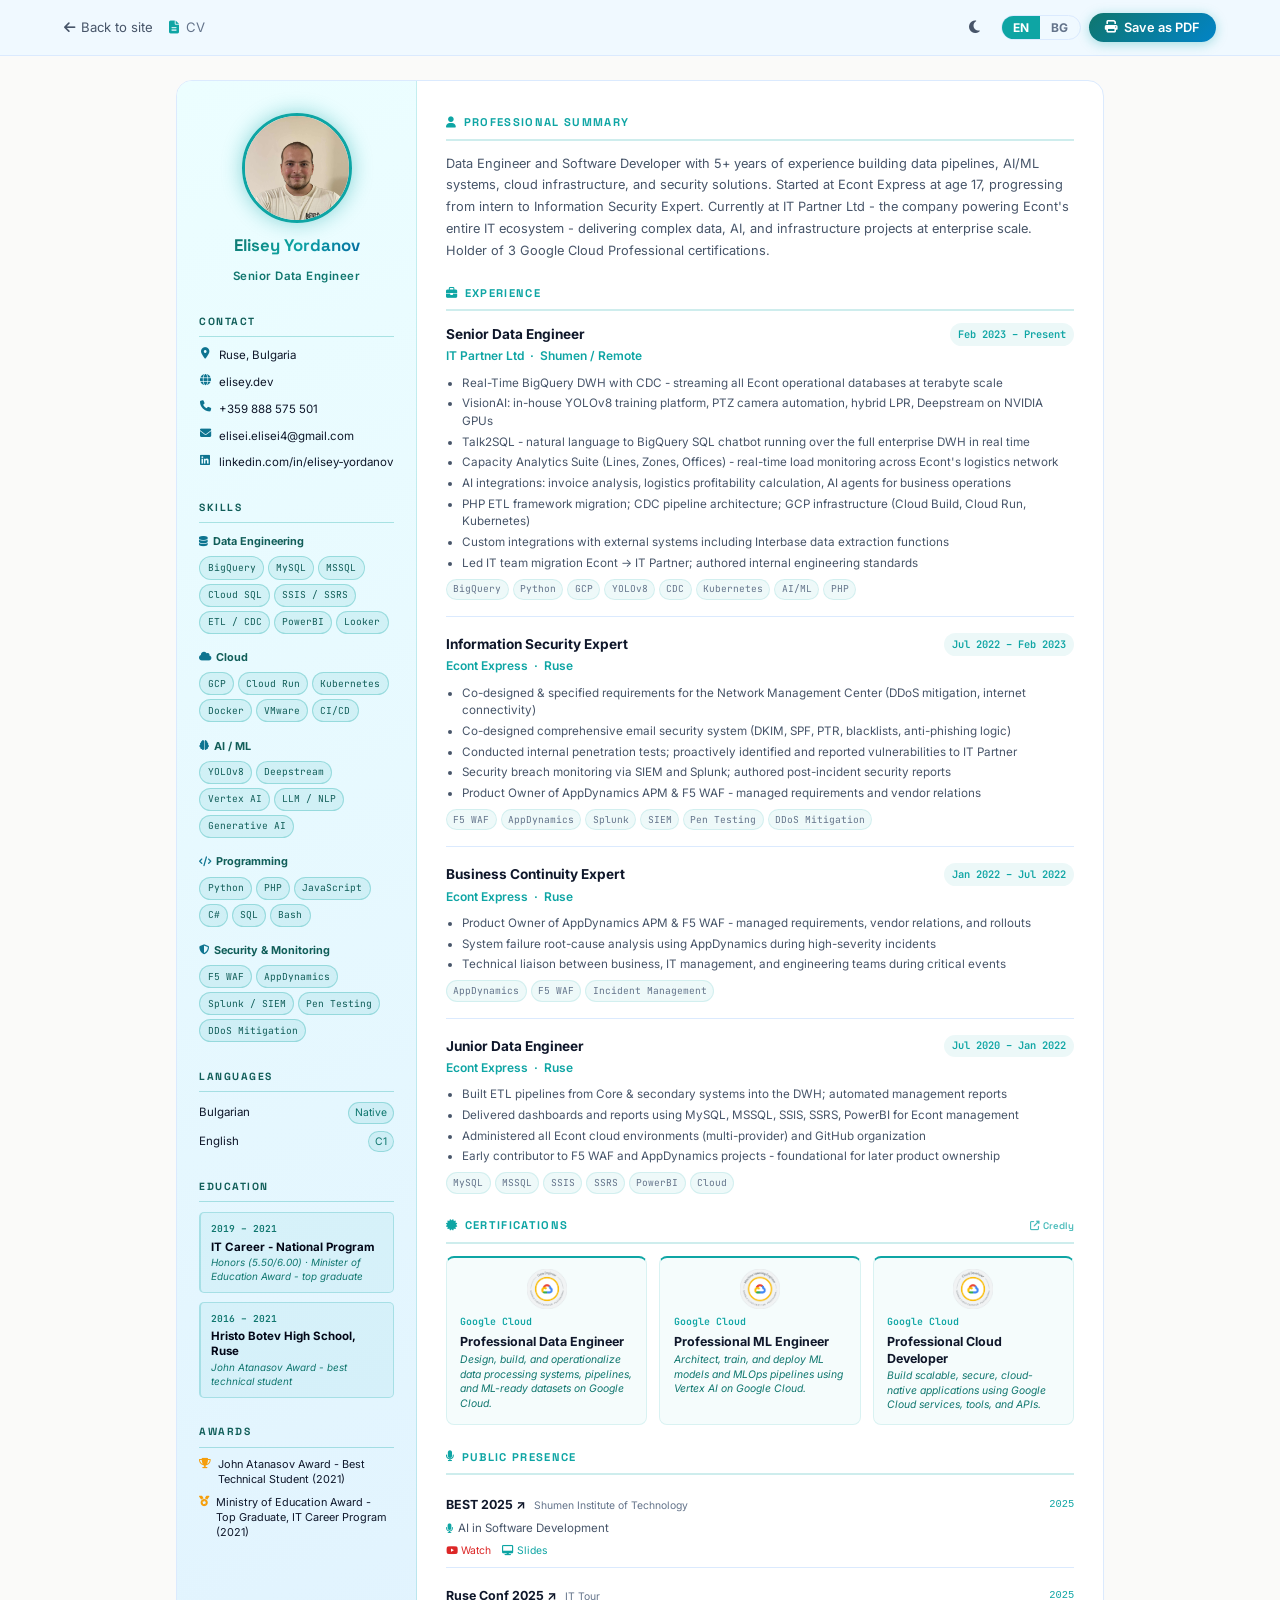
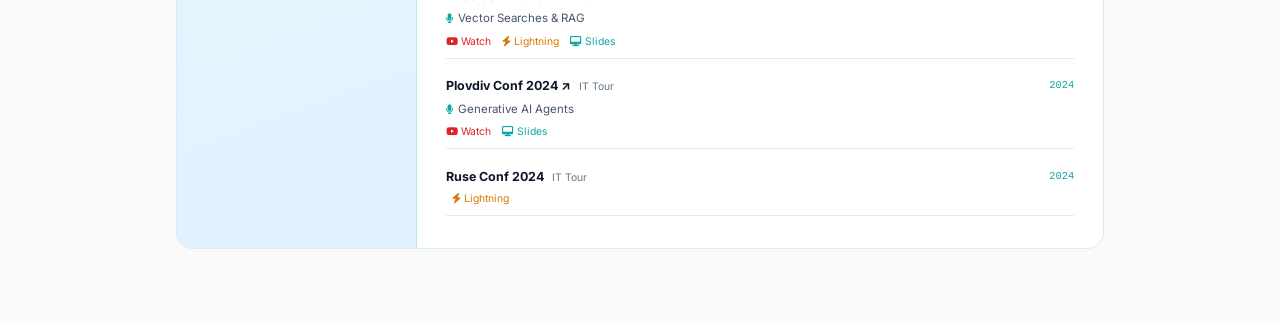
<file: cv-onepage.html>
<!DOCTYPE html>
<html lang="en" data-theme="dark">
<head>
    <meta charset="UTF-8">
    <meta name="viewport" content="width=device-width, initial-scale=1.0">
    <title>CV - Elisey Yordanov</title>
    <meta name="description" content="Elisey Yordanov - CV. Data Engineer &amp; Software Developer.">
    <meta name="robots" content="index, follow">
    <link rel="canonical" href="https://elisey.dev/cv-onepage.html">
    <meta property="og:type" content="profile">
    <meta property="og:url" content="https://elisey.dev/cv-onepage.html">
    <meta property="og:title" content="CV - Elisey Yordanov">
    <meta property="og:description" content="One-page resume of Elisey Yordanov — Data Engineer &amp; Software Developer.">
    <meta property="og:image" content="https://elisey.dev/images/me.png">
    <meta name="twitter:card" content="summary">
    <link rel="icon" href="images/favicon.svg" type="image/svg+xml">
    <link rel="icon" href="images/ico.png" type="image/png"><!-- fallback -->

    <!-- Google Fonts -->
    <link rel="preconnect" href="https://fonts.googleapis.com">
    <link rel="preconnect" href="https://fonts.gstatic.com" crossorigin>
    <link href="https://fonts.googleapis.com/css2?family=Space+Grotesk:wght@400;500;600;700;800&family=Inter:wght@300;400;500;600;700&family=JetBrains+Mono:wght@400;500;600&display=swap" rel="stylesheet">

    <!-- Font Awesome -->
    <link rel="stylesheet" href="https://cdnjs.cloudflare.com/ajax/libs/font-awesome/6.5.0/css/all.min.css">

    <!-- Base Stylesheet -->
    <link rel="stylesheet" href="styles.css">

    <style>
        /* ── One-page CV specific overrides ── */
        .op-topbar {
            background: var(--bg-secondary);
            border-bottom: 1px solid var(--border);
            padding: 0.6rem 0;
            position: sticky;
            top: 0;
            z-index: 200;
        }
        .op-topbar-inner {
            display: flex;
            align-items: center;
            justify-content: space-between;
            gap: 1rem;
        }
        .op-topbar-left {
            display: flex;
            align-items: center;
            gap: 1rem;
            flex-wrap: wrap;
        }
        .op-back {
            display: flex;
            align-items: center;
            gap: 0.4rem;
            font-size: 0.82rem;
            color: var(--text-secondary);
            transition: color 0.2s;
        }
        .op-back:hover { color: var(--clr-primary); }
        .op-title {
            font-size: 0.82rem;
            color: var(--text-muted);
            display: flex;
            align-items: center;
            gap: 0.4rem;
        }
        .op-topbar-right {
            display: flex;
            align-items: center;
            gap: 0.5rem;
        }
        .op-print-btn {
            display: flex;
            align-items: center;
            gap: 0.4rem;
            padding: 0.45rem 1rem;
            background: linear-gradient(135deg, #0f766e, #0284c7);
            color: #fff;
            border: none;
            border-radius: 999px;
            font-size: 0.8rem;
            font-weight: 600;
            cursor: pointer;
            transition: all 0.2s;
            box-shadow: 0 2px 12px rgba(14,165,164,0.35);
        }
        .op-print-btn:hover {
            transform: translateY(-1px);
            box-shadow: 0 4px 20px rgba(14,165,164,0.55);
        }
        /* On small screens: icon-only print button so EN/BG has room */
        @media (max-width: 480px) {
            #op-print-text { display: none; }
            .op-print-btn { padding: 0.45rem 0.65rem; }
            #op-back-text { display: none; }
            .op-back { padding: 0.4rem; }
        }
        .op-alt-link {
            font-size: 0.78rem;
            color: var(--text-muted);
            transition: color 0.2s;
        }
        .op-alt-link:hover { color: var(--clr-primary); }

        /* ── Page wrapper ── */
        .op-page {
            max-width: 960px;
            margin: 1.5rem auto;
            padding: 0 1rem 3rem;
        }

        /* ── Main layout: left sidebar + right main ── */
        .op-sheet {
            background: var(--bg-card);
            border: 1px solid var(--border);
            border-radius: 16px;
            overflow: hidden;
            display: grid;
            grid-template-columns: 240px 1fr;
            min-height: 900px;
        }

        /* ── LEFT SIDEBAR ── */
        .op-sidebar {
            background: linear-gradient(160deg, #0f2a2a 0%, #0b1d2b 100%);
            padding: 2rem 1.4rem;
            display: flex;
            flex-direction: column;
            gap: 1.6rem;
            border-right: 1px solid rgba(14,165,164,0.2);
        }
        [data-theme="light"] .op-sidebar {
            background: linear-gradient(160deg, #ecfeff 0%, #e0f2fe 100%);
            border-right-color: rgba(14,165,164,0.18);
        }

        /* ── Sidebar text: dark theme - light on dark background ── */
        .op-sidebar .op-jobtitle                          { color: #67e8f9; }
        .op-sidebar .op-s-heading                         { color: #99f6e4; border-bottom-color: rgba(153,246,228,0.28); }
        .op-sidebar .op-contact-item                      { color: #cbd5e1; }
        .op-sidebar .op-contact-item a                    { color: #cbd5e1; }
        .op-sidebar .op-contact-item i                    { color: #2dd4bf; }
        .op-sidebar .op-skill-group-name                  { color: #cbd5e1; }
        .op-sidebar .op-skill-group-name i                { color: #2dd4bf; }
        .op-sidebar .op-pill                              { background: rgba(45,212,191,0.14); color: #99f6e4; border-color: rgba(45,212,191,0.3); }
        .op-sidebar .op-cert-item                         { color: #cbd5e1; }
        .op-sidebar .op-cert-item a                       { color: #99f6e4; }
        .op-sidebar .op-award-item                        { color: #cbd5e1; }
        .op-sidebar .op-lang-item                         { color: #cbd5e1; }
        .op-sidebar .op-edu-s-degree                      { color: #e2e8f0; }
        .op-sidebar .op-edu-s-period                      { color: #2dd4bf; }
        .op-sidebar .op-edu-s-note                        { color: #2dd4bf; }
        .op-sidebar .op-edu-s-item                        { border-left-color: #0ea5a4; border-color: rgba(45,212,191,0.24); background: rgba(45,212,191,0.08); }
        .op-sidebar .op-lang-level                        { color: #2dd4bf; background: rgba(45,212,191,0.14); border-color: rgba(45,212,191,0.3); }

        /* ── Sidebar text: light theme - dark on light background ── */
        [data-theme="light"] .op-sidebar .op-jobtitle              { color: #0f766e; }
        [data-theme="light"] .op-sidebar .op-s-heading             { color: #115e59; border-bottom-color: rgba(14,165,164,0.3); }
        [data-theme="light"] .op-sidebar .op-contact-item          { color: #0f172a; }
        [data-theme="light"] .op-sidebar .op-contact-item a        { color: #0f172a; }
        [data-theme="light"] .op-sidebar .op-contact-item i        { color: #0e7490; }
        [data-theme="light"] .op-sidebar .op-skill-group-name      { color: #115e59; }
        [data-theme="light"] .op-sidebar .op-skill-group-name i    { color: #0e7490; }
        [data-theme="light"] .op-sidebar .op-pill                  { background: rgba(14,165,164,0.1); color: #115e59; border-color: rgba(14,165,164,0.3); }
        [data-theme="light"] .op-sidebar .op-cert-item             { color: #0f172a; }
        [data-theme="light"] .op-sidebar .op-cert-item a           { color: #0369a1; }
        [data-theme="light"] .op-sidebar .op-award-item            { color: #0f172a; }
        [data-theme="light"] .op-sidebar .op-lang-item             { color: #0f172a; }
        [data-theme="light"] .op-sidebar .op-edu-s-degree          { color: #020617; }
        [data-theme="light"] .op-sidebar .op-edu-s-period          { color: #0f766e; }
        [data-theme="light"] .op-sidebar .op-edu-s-note            { color: #0f766e; }
        [data-theme="light"] .op-sidebar .op-edu-s-item            { border-left-color: #0e7490; border-color: rgba(14,165,164,0.24); background: rgba(14,165,164,0.06); }
        [data-theme="light"] .op-sidebar .op-lang-level            { color: #0f766e; background: rgba(14,165,164,0.1); border-color: rgba(14,165,164,0.3); }

        /* Photo + name block */
        .op-profile {
            display: flex;
            flex-direction: column;
            align-items: center;
            text-align: center;
            gap: 0.75rem;
        }
        .op-photo {
            width: 110px;
            height: 110px;
            border-radius: 50%;
            object-fit: cover;
            object-position: center 25%;
            border: 3px solid var(--clr-primary);
            box-shadow: 0 0 20px rgba(14,165,164,0.45);
        }
        .op-name {
            font-family: 'Space Grotesk', sans-serif;
            font-size: 1.05rem;
            font-weight: 800;
            /* Default (dark theme) - light pastels on dark sidebar */
            background: linear-gradient(135deg, #99f6e4, #67e8f9, #93c5fd);
            -webkit-background-clip: text;
            -webkit-text-fill-color: transparent;
            background-clip: text;
            line-height: 1.2;
        }
        /* Light theme - darker gradient visible on light sidebar */
        [data-theme="light"] .op-name {
            background: linear-gradient(135deg, #0f766e, #0ea5a4, #0369a1);
            -webkit-background-clip: text;
            -webkit-text-fill-color: transparent;
            background-clip: text;
        }
        .op-jobtitle {
            font-size: 0.72rem;
            color: var(--clr-primary-light);
            font-weight: 600;
            letter-spacing: 0.04em;
        }

        /* Sidebar section heading */
        .op-s-heading {
            font-family: 'Space Grotesk', sans-serif;
            font-size: 0.65rem;
            font-weight: 800;
            letter-spacing: 0.14em;
            text-transform: uppercase;
            color: var(--clr-primary);
            margin-bottom: 0.6rem;
            padding-bottom: 0.35rem;
            border-bottom: 1.5px solid rgba(14,165,164,0.25);
        }

        /* Contact */
        .op-contact-list {
            display: flex;
            flex-direction: column;
            gap: 0.45rem;
        }
        .op-contact-item {
            display: flex;
            align-items: flex-start;
            gap: 0.45rem;
            font-size: 0.72rem;
            color: var(--text-secondary);
            word-break: break-all;
        }
        .op-contact-item i {
            color: var(--clr-primary);
            font-size: 0.7rem;
            margin-top: 0.1rem;
            flex-shrink: 0;
            width: 12px;
            text-align: center;
        }
        .op-contact-item a {
            color: var(--text-secondary);
            transition: color 0.2s;
        }
        .op-contact-item a:hover { color: var(--clr-primary); }

        /* Skills in sidebar */
        .op-skill-group { margin-bottom: 0.9rem; }
        .op-skill-group:last-child { margin-bottom: 0; }
        .op-skill-group-name {
            font-size: 0.68rem;
            font-weight: 700;
            color: var(--text-secondary);
            margin-bottom: 0.35rem;
            display: flex;
            align-items: center;
            gap: 0.3rem;
        }
        .op-skill-group-name i { color: var(--clr-primary); font-size: 0.62rem; }
        .op-pills {
            display: flex;
            flex-wrap: wrap;
            gap: 0.25rem;
        }
        .op-pill {
            font-family: 'JetBrains Mono', monospace;
            font-size: 0.6rem;
            padding: 0.15rem 0.45rem;
            border-radius: 999px;
            background: rgba(14,165,164,0.1);
            color: var(--text-muted);
            border: 1px solid rgba(14,165,164,0.2);
        }

        /* Certs in sidebar */
        .op-cert-list {
            display: flex;
            flex-direction: column;
            gap: 0.4rem;
        }
        .op-cert-item {
            display: flex;
            align-items: flex-start;
            gap: 0.4rem;
            font-size: 0.68rem;
            color: var(--text-secondary);
            line-height: 1.35;
        }
        .op-cert-item i { color: var(--clr-amber); font-size: 0.65rem; margin-top: 0.1rem; flex-shrink: 0; }
        .op-cert-item.badge-type i { color: var(--clr-cyan); }
        .op-cert-item a { color: var(--text-secondary); transition: color 0.15s; }
        .op-cert-item a:hover { color: var(--clr-primary); }

        /* Awards in sidebar */
        .op-award-list {
            display: flex;
            flex-direction: column;
            gap: 0.45rem;
        }
        .op-award-item {
            display: flex;
            align-items: flex-start;
            gap: 0.4rem;
            font-size: 0.68rem;
            color: var(--text-secondary);
            line-height: 1.4;
        }
        .op-award-item i { color: var(--clr-amber); font-size: 0.65rem; margin-top: 0.12rem; flex-shrink: 0; }

        /* Languages */
        .op-lang-list { display: flex; flex-direction: column; gap: 0.45rem; }
        .op-lang-item {
            display: flex;
            justify-content: space-between;
            align-items: center;
            font-size: 0.72rem;
            color: var(--text-secondary);
        }
        .op-lang-level {
            font-size: 0.65rem;
            color: var(--clr-primary);
            background: rgba(14,165,164,0.08);
            padding: 1px 6px;
            border-radius: 999px;
            border: 1px solid rgba(14,165,164,0.18);
        }

        /* Sidebar bottom - screen: normal flow; print: pushed to bottom */
        #op-sidebar-bottom { display: flex; flex-direction: column; gap: 0.75rem; }

        /* ── RIGHT MAIN ── */
        .op-main {
            padding: 2rem 1.8rem;
            display: flex;
            flex-direction: column;
            gap: 1.4rem;
        }

        /* Main section */
        .op-m-section {}
        .op-m-heading {
            font-family: 'Space Grotesk', sans-serif;
            font-size: 0.7rem;
            font-weight: 800;
            letter-spacing: 0.12em;
            text-transform: uppercase;
            color: var(--clr-primary);
            margin-bottom: 0.75rem;
            padding-bottom: 0.4rem;
            border-bottom: 2px solid rgba(14,165,164,0.2);
            display: flex;
            align-items: center;
            gap: 0.4rem;
        }

        /* Summary */
        .op-summary {
            font-size: 0.8rem;
            color: var(--text-secondary);
            line-height: 1.7;
        }

        /* Experience item */
        .op-exp-item {
            padding-bottom: 1rem;
            margin-bottom: 1rem;
            border-bottom: 1px solid var(--border);
        }
        .op-exp-item:last-child {
            padding-bottom: 0;
            margin-bottom: 0;
            border-bottom: none;
        }
        .op-exp-header {
            display: flex;
            justify-content: space-between;
            align-items: flex-start;
            gap: 0.5rem;
            margin-bottom: 0.1rem;
            flex-wrap: wrap;
        }
        .op-exp-title {
            font-weight: 700;
            font-size: 0.85rem;
            color: var(--text);
        }
        .op-exp-period {
            font-family: 'JetBrains Mono', monospace;
            font-size: 0.65rem;
            color: var(--clr-primary);
            font-weight: 600;
            background: rgba(14,165,164,0.08);
            padding: 0.15rem 0.5rem;
            border-radius: 999px;
            flex-shrink: 0;
        }
        .op-exp-company {
            font-size: 0.75rem;
            color: var(--clr-primary);
            font-weight: 600;
            margin-bottom: 0.4rem;
        }
        .op-exp-bullets {
            padding-left: 1rem;
            display: flex;
            flex-direction: column;
            gap: 0.2rem;
        }
        .op-exp-bullets li {
            font-size: 0.73rem;
            color: var(--text-secondary);
            list-style-type: disc;
            line-height: 1.5;
        }
        .op-exp-tags {
            display: flex;
            flex-wrap: wrap;
            gap: 0.25rem;
            margin-top: 0.4rem;
        }
        .op-tag {
            font-family: 'JetBrains Mono', monospace;
            font-size: 0.6rem;
            padding: 0.1rem 0.4rem;
            border-radius: 999px;
            background: rgba(14,165,164,0.07);
            color: var(--text-muted);
            border: 1px solid rgba(14,165,164,0.12);
        }

        /* Education stacked (sidebar) */
        .op-edu-stacked { display: flex; flex-direction: column; gap: 0.55rem; }
        .op-edu-s-item {
            padding: 0.5rem 0.6rem;
            background: rgba(14,165,164,0.04);
            border: 1px solid rgba(14,165,164,0.12);
            border-left: 2px solid var(--clr-primary);
            border-radius: 5px;
        }
        .op-edu-s-period {
            font-family: 'JetBrains Mono', monospace;
            font-size: 0.6rem;
            color: var(--clr-primary);
            font-weight: 600;
            margin-bottom: 0.15rem;
        }
        .op-edu-s-degree {
            font-size: 0.72rem;
            font-weight: 700;
            color: var(--text);
            line-height: 1.3;
            margin-bottom: 0.1rem;
        }
        .op-edu-s-note {
            font-size: 0.62rem;
            color: var(--clr-primary-light);
            font-style: italic;
            line-height: 1.4;
        }

        /* Education grid (kept for reference, unused in onepage now) */
        .op-edu-grid {
            display: grid;
            grid-template-columns: 1fr 1fr;
            gap: 0.75rem;
        }
        .op-edu-grid--3 { grid-template-columns: 1fr 1fr 1fr; }

        /* Credly link in cert heading */
        .op-certs-credly {
            margin-left: auto;
            font-size: 0.6rem;
            font-weight: 600;
            color: var(--clr-primary);
            text-decoration: none;
            display: flex;
            align-items: center;
            gap: 3px;
            opacity: 0.75;
            text-transform: none;
            letter-spacing: 0;
        }
        .op-certs-credly:hover { opacity: 1; text-decoration: underline; }

        /* Badge image inside cert card */
        .op-cert-img-wrap {
            display: flex;
            justify-content: center;
            margin-bottom: 0.35rem;
        }
        .op-cert-img-wrap img {
            width: 2.5rem;
            height: 2.5rem;
            object-fit: contain;
        }
        .op-cert-card-link {
            text-decoration: none;
            display: block;
            transition: box-shadow 0.18s, transform 0.15s;
            border-top: 2px solid var(--clr-primary) !important;
        }
        .op-cert-card-link:hover {
            box-shadow: 0 3px 14px rgba(14,165,164,0.18);
            transform: translateY(-2px);
        }
        [data-theme="dark"] .op-cert-card-link .op-edu-note { color: #cbd5e1; }
        [data-theme="light"] .op-cert-card-link .op-edu-note { color: #0f766e; }

        .op-edu-item {
            background: rgba(14,165,164,0.04);
            border: 1px solid rgba(14,165,164,0.12);
            border-radius: 8px;
            padding: 0.7rem 0.85rem;
        }
        .op-edu-period {
            font-family: 'JetBrains Mono', monospace;
            font-size: 0.62rem;
            color: var(--clr-primary);
            font-weight: 600;
            margin-bottom: 0.2rem;
        }
        .op-edu-degree {
            font-size: 0.78rem;
            font-weight: 700;
            color: var(--text);
            line-height: 1.3;
            margin-bottom: 0.15rem;
        }
        .op-edu-major {
            font-size: 0.7rem;
            color: var(--text-secondary);
            margin-bottom: 0.2rem;
        }
        .op-edu-note {
            font-size: 0.65rem;
            color: var(--clr-primary-light);
            font-style: italic;
            line-height: 1.4;
        }

        /* ══════════════════════════════════════
           PRINT / Save as PDF
           • @page { margin: 0 } → removes Chrome URL/date/page-number headers
           • No .op-page padding → sidebar purple bleeds to paper edge
           • CSS variable overrides → forces light theme regardless of current theme
        ══════════════════════════════════════ */
        @media print {
            .op-topbar, .back-to-top { display: none !important; }

            @page {
                size: A4 portrait;
                margin: 0;
            }

            html, body {
                -webkit-print-color-adjust: exact;
                print-color-adjust: exact;
            }

            /* ── Dark theme: fix text/accent colours so they read on dark sidebar ── */
            [data-theme="dark"] .op-name {
                -webkit-text-fill-color: #99f6e4 !important;
                color: #99f6e4 !important;
            }
            [data-theme="dark"] .op-jobtitle { color: #2dd4bf !important; }
            [data-theme="dark"] .op-s-heading {
                color: #99f6e4 !important;
                border-bottom-color: rgba(153,246,228,0.3) !important;
            }
            [data-theme="dark"] .op-contact-item,
            [data-theme="dark"] .op-contact-item a { color: #cbd5e1 !important; }
            [data-theme="dark"] .op-skill-group-name { color: #cbd5e1 !important; }
            [data-theme="dark"] .op-pill {
                background: rgba(14,165,164,0.2) !important;
                color: #99f6e4 !important;
                border-color: rgba(14,165,164,0.3) !important;
            }
            [data-theme="dark"] .op-cert-item,
            [data-theme="dark"] .op-cert-item a { color: #cbd5e1 !important; }
            [data-theme="dark"] .op-award-item { color: #cbd5e1 !important; }
            [data-theme="dark"] .op-lang-item { color: #cbd5e1 !important; }
            [data-theme="dark"] .op-lang-level {
                background: rgba(14,165,164,0.2) !important;
                color: #99f6e4 !important;
                border-color: rgba(14,165,164,0.3) !important;
            }
            [data-theme="dark"] .op-m-heading {
                color: #99f6e4 !important;
                border-bottom-color: rgba(153,246,228,0.25) !important;
            }
            [data-theme="dark"] .op-summary { color: #cbd5e1 !important; }
            [data-theme="dark"] .op-exp-title { color: #f8fafc !important; }
            [data-theme="dark"] .op-exp-company { color: #2dd4bf !important; }
            [data-theme="dark"] .op-exp-period {
                color: #2dd4bf !important;
                background: rgba(14,165,164,0.2) !important;
            }
            [data-theme="dark"] .op-exp-bullets li { color: #cbd5e1 !important; }
            [data-theme="dark"] .op-exp-item { border-bottom-color: rgba(14,165,164,0.2) !important; }
            [data-theme="dark"] .op-edu-item {
                background: rgba(14,165,164,0.12) !important;
                border-color: rgba(14,165,164,0.25) !important;
            }
            [data-theme="dark"] .op-edu-period { color: #2dd4bf !important; }
            [data-theme="dark"] .op-edu-degree { color: #f8fafc !important; }
            [data-theme="dark"] .op-edu-major  { color: #cbd5e1 !important; }
            [data-theme="dark"] .op-edu-note   { color: #2dd4bf !important; }
            [data-theme="dark"] #op-pres-list > div { border-bottom-color: rgba(14,165,164,0.2) !important; }

            /* Edge-to-edge: sidebar purple/main white go to paper border */
            .op-page {
                margin: 0 !important;
                padding: 0 !important;
                max-width: 100% !important;
            }

            /* ── Force exactly 1 A4 page, content fills to bottom ── */
            .op-sheet {
                border: none !important;
                border-radius: 0 !important;
                box-shadow: none !important;
                min-height: unset !important;
                height: 297mm !important;
                overflow: hidden !important;
                grid-template-columns: 215px 1fr !important;
            }

            /* ─ Sidebar ─ */
            .op-sidebar {
                padding: 22px 14px 16px !important;
                gap: 16px !important;
                background: #ecfeff !important;          /* light theme default */
                -webkit-print-color-adjust: exact;
                print-color-adjust: exact;
                border-right: 1px solid #99f6e4 !important;
                display: flex !important;
                flex-direction: column !important;
                justify-content: flex-start !important;
                height: 100% !important;
            }

            /* Dark theme sidebar uses the deep purple gradient */
            [data-theme="dark"] .op-sidebar {
                background: linear-gradient(160deg, #0f2a2a 0%, #0b1d2b 100%) !important;
                border-right-color: rgba(14,165,164,0.3) !important;
            }

            .op-photo {
                width: 100px !important;
                height: 100px !important;
                border: 2px solid #0e7490 !important;
                box-shadow: none !important;
            }

            .op-profile { gap: 5px !important; }

            .op-name {
                font-size: 16px !important;
                line-height: 1.2 !important;
                background: none !important;
                -webkit-text-fill-color: #115e59 !important;
                color: #115e59 !important;   /* light theme default - dark overridden above */
            }
            .op-jobtitle {
                font-size: 10px !important;
                color: #0f766e !important;
            }

            .op-s-heading {
                font-size: 9.5px !important;
                margin-bottom: 5px !important;
                padding-bottom: 3px !important;
                color: #115e59 !important;
                border-bottom: 1.5px solid rgba(14,165,164,0.3) !important;
            }

            .op-contact-list { gap: 5px !important; }
            .op-contact-item {
                font-size: 9.5px !important;
                gap: 4px !important;
                color: #374151 !important;
                word-break: break-all;
            }
            .op-contact-item i { color: #0e7490 !important; }
            .op-contact-item a { color: #374151 !important; }

            .op-skill-group { margin-bottom: 0 !important; }
            .op-skill-group-name {
                font-size: 9.5px !important;
                margin-bottom: 4px !important;
                color: #374151 !important;
            }
            .op-skill-group-name i { color: #0e7490 !important; }
            .op-pills { gap: 3px !important; }
            .op-pill {
                font-size: 8.5px !important;
                padding: 1.5px 5px !important;
                background: #ccfbf1 !important;
                color: #115e59 !important;
                border-color: #5eead4 !important;
            }

            .op-cert-list { gap: 5px !important; }
            .op-cert-item {
                font-size: 9.5px !important;
                gap: 4px !important;
                color: #374151 !important;
            }
            .op-cert-item a { color: #374151 !important; text-decoration: none !important; }
            .op-cert-item i.fa-award { color: #d97706 !important; }
            .op-cert-item.badge-type i { color: #0891b2 !important; }

            .op-award-list { gap: 5px !important; }
            .op-award-item {
                font-size: 9.5px !important;
                gap: 4px !important;
                color: #374151 !important;
            }
            .op-award-item i { color: #d97706 !important; }

            /* Languages */
            .op-lang-list { gap: 5px !important; }
            .op-lang-item { font-size: 9.5px !important; color: #374151 !important; }
            .op-lang-level {
                font-size: 8.5px !important;
                color: #0f766e !important;
                background: #ccfbf1 !important;
                border-color: #5eead4 !important;
                padding: 1px 5px !important;
            }

            #op-sidebar-bottom {
                display: flex !important;
                flex-direction: column !important;
                gap: 10px !important;
            }

            /* ─ Main ─ */
            .op-main {
                padding: 20px 16px 14px !important;
                gap: 11px !important;
                display: flex !important;
                flex-direction: column !important;
                justify-content: flex-start !important;
                height: 100% !important;
            }

            .op-m-heading {
                font-size: 9px !important;
                margin-bottom: 6px !important;
                padding-bottom: 3px !important;
                color: #115e59 !important;
                border-bottom: 1.5px solid rgba(14,165,164,0.25) !important;
            }
            .op-m-heading i { color: #0e7490 !important; }

            .op-summary {
                font-size: 9.5px !important;
                line-height: 1.65 !important;
                color: #374151 !important;
            }

            .op-exp-item {
                padding-bottom: 0 !important;
                margin-bottom: 0 !important;
                border-bottom-color: #e5e7eb !important;
            }
            .op-exp-header { margin-bottom: 2px !important; }
            .op-exp-title {
                font-size: 10.5px !important;
                font-weight: 700 !important;
                color: #111827 !important;
            }
            .op-exp-period {
                font-size: 8px !important;
                color: #0f766e !important;
                background: #ccfbf1 !important;
                padding: 1px 5px !important;
            }
            .op-exp-company {
                font-size: 9px !important;
                color: #0f766e !important;
                margin-bottom: 4px !important;
                font-weight: 600 !important;
            }
            .op-exp-bullets {
                gap: 2px !important;
                padding-left: 12px !important;
            }
            .op-exp-bullets li {
                font-size: 9px !important;
                line-height: 1.5 !important;
                color: #374151 !important;
            }

            .op-exp-tags { display: none !important; }

            /* Education in sidebar */
            .op-edu-grid { gap: 6px !important; }
            .op-edu-stacked { gap: 4px !important; }
            .op-edu-s-item { padding: 4px 6px !important; background: rgba(14,165,164,0.12) !important; border-color: rgba(14,165,164,0.3) !important; }
            .op-sidebar .op-edu-s-period,
            .op-edu-s-period { font-size: 7px !important; color: #0f766e !important; }
            .op-sidebar .op-edu-s-degree,
            .op-edu-s-degree { font-size: 8.5px !important; color: #111827 !important; }
            .op-sidebar .op-edu-s-note,
            .op-edu-s-note { font-size: 7px !important; color: #0f766e !important; }

            /* Certifications in main */
            .op-edu-grid--3 { grid-template-columns: 1fr 1fr 1fr !important; gap: 5px !important; }
            .op-cert-img-wrap img { width: 26px !important; height: 26px !important; }
            .op-cert-img-wrap { margin-bottom: 2px !important; }
            .op-cert-card-link { border-top-width: 1.5px !important; padding: 6px 7px !important; }
            .op-certs-credly { display: none !important; }
            .op-cert-card-link .op-edu-note {
                display: block !important;
                font-size: 7px !important;
                line-height: 1.5 !important;
                color: #475569 !important;
                margin-top: 3px !important;
            }
            [data-theme="dark"] .op-cert-card-link .op-edu-note { color: #cbd5e1 !important; }
            [data-theme="dark"] .op-sidebar .op-edu-s-period,
            [data-theme="dark"] .op-edu-s-period { color: #99f6e4 !important; }
            [data-theme="dark"] .op-sidebar .op-edu-s-degree,
            [data-theme="dark"] .op-edu-s-degree { color: #f8fafc !important; }
            [data-theme="dark"] .op-sidebar .op-edu-s-note,
            [data-theme="dark"] .op-edu-s-note { color: #2dd4bf !important; }
            .op-edu-item {
                padding: 7px 10px !important;
                background: #ecfeff !important;
                border-color: #5eead4 !important;
            }
            .op-edu-period { font-size: 8px !important; color: #0f766e !important; }
            .op-edu-degree { font-size: 10px !important; color: #111827 !important; }
            .op-edu-major  { font-size: 8.5px !important; color: #374151 !important; }
            .op-edu-note   { font-size: 8px !important; color: #0f766e !important; }

            /* Public Presence in print */
            #op-pres-list > div {
                padding: 4px 0 !important;
                border-bottom-color: #dbeafe !important;
            }
            /* Keep inline button colors (YouTube red, lightning amber, slides purple) */
            #op-pres-list a[href*="youtube"], #op-pres-list a[href*="youtu"] { color: #dc2626 !important; }
            #op-pres-list a[href*="google.com/presentation"] { color: #0e7490 !important; }
            #op-pres-list a:not([href*="youtube"]):not([href*="youtu"]):not([href*="presentation"]) { color: #d97706 !important; }
        }

        /* ── RESPONSIVE ── */
        @media (max-width: 700px) {
            .op-sheet { grid-template-columns: 1fr; }
            .op-sidebar { border-right: none; border-bottom: 1px solid rgba(14,165,164,0.2); }
            .op-edu-grid { grid-template-columns: 1fr; }
            .op-edu-grid--3 { grid-template-columns: 1fr; }
        }
    </style>
</head>
<body>

<!-- Top bar -->
<div class="op-topbar">
    <div class="container">
        <div class="op-topbar-inner">
            <div class="op-topbar-left">
                <a href="/" class="op-back">
                    <i class="fas fa-arrow-left"></i>
                    <span id="op-back-text">Back to site</span>
                </a>
                <span class="op-title">
                    <i class="fas fa-file-alt" style="color:var(--clr-primary)"></i>
                    <span id="op-label">CV</span>
                </span>
            </div>
            <div class="op-topbar-right">
                <button class="icon-btn" data-theme-toggle aria-label="Toggle theme">
                    <i class="fas fa-sun"></i>
                </button>
                <div class="lang-btns">
                    <button class="lang-btn active" data-lang-btn="en">EN</button>
                    <button class="lang-btn"        data-lang-btn="bg">BG</button>
                </div>
                <button onclick="opPrintCV()" id="op-pdf-btn" class="op-print-btn">
                    <i class="fas fa-print"></i>
                    <span id="op-print-text">Save as PDF</span>
                </button>
            </div>
        </div>
    </div>
</div>

<!-- Page -->
<div class="op-page">
<div class="op-sheet" id="op-sheet-content">

    <!-- ══ LEFT SIDEBAR ══ -->
    <aside class="op-sidebar">

        <!-- Profile -->
        <div class="op-profile">
            <img src="images/me.png" alt="Elisey Yordanov" class="op-photo">
            <div class="op-name" id="op-name">Elisey Yordanov</div>
            <div class="op-jobtitle" id="op-jobtitle">Senior Data Engineer</div>
        </div>

        <!-- Contact -->
        <div>
            <div class="op-s-heading" id="op-contact-title">Contact</div>
            <div class="op-contact-list">
                <div class="op-contact-item">
                    <i class="fas fa-map-marker-alt"></i>
                    <span id="op-location">Ruse, Bulgaria</span>
                </div>
                <div class="op-contact-item">
                    <i class="fas fa-globe"></i>
                    <a href="https://elisey.dev" target="_blank" rel="noopener">
                        elisey.dev
                    </a>
                </div>
                <div class="op-contact-item">
                    <i class="fas fa-phone"></i>
                    <a href="tel:+359888575501">+359 888 575 501</a>
                </div>
                <div class="op-contact-item">
                    <i class="fas fa-envelope"></i>
                    <a href="mailto:elisei.elisei4@gmail.com">elisei.elisei4@gmail.com</a>
                </div>
                <div class="op-contact-item">
                    <i class="fab fa-linkedin"></i>
                    <a href="https://www.linkedin.com/in/elisey-yordanov-19625a1a0" target="_blank" rel="noopener">
                        linkedin.com/in/elisey&#8209;yordanov
                    </a>
                </div>
            </div>
        </div>

        <!-- Skills -->
        <div>
            <div class="op-s-heading" id="op-skills-title">Skills</div>

            <div class="op-skill-group">
                <div class="op-skill-group-name"><i class="fas fa-database"></i> <span id="op-sk1">Data Engineering</span></div>
                <div class="op-pills">
                    <span class="op-pill">BigQuery</span><span class="op-pill">MySQL</span>
                    <span class="op-pill">MSSQL</span><span class="op-pill">Cloud SQL</span>
                    <span class="op-pill">SSIS / SSRS</span><span class="op-pill">ETL / CDC</span>
                    <span class="op-pill">PowerBI</span><span class="op-pill">Looker</span>
                </div>
            </div>

            <div class="op-skill-group">
                <div class="op-skill-group-name"><i class="fas fa-cloud"></i> <span id="op-sk2">Cloud</span></div>
                <div class="op-pills">
                    <span class="op-pill">GCP</span><span class="op-pill">Cloud Run</span>
                    <span class="op-pill">Kubernetes</span><span class="op-pill">Docker</span>
                    <span class="op-pill">VMware</span><span class="op-pill">CI/CD</span>
                </div>
            </div>

            <div class="op-skill-group">
                <div class="op-skill-group-name"><i class="fas fa-brain"></i> <span id="op-sk3">AI / ML</span></div>
                <div class="op-pills">
                    <span class="op-pill">YOLOv8</span><span class="op-pill">Deepstream</span>
                    <span class="op-pill">Vertex AI</span><span class="op-pill">LLM / NLP</span>
                    <span class="op-pill">Generative AI</span>
                </div>
            </div>

            <div class="op-skill-group">
                <div class="op-skill-group-name"><i class="fas fa-code"></i> <span id="op-sk4">Programming</span></div>
                <div class="op-pills">
                    <span class="op-pill">Python</span><span class="op-pill">PHP</span>
                    <span class="op-pill">JavaScript</span><span class="op-pill">C#</span>
                    <span class="op-pill">SQL</span><span class="op-pill">Bash</span>
                </div>
            </div>

            <div class="op-skill-group">
                <div class="op-skill-group-name"><i class="fas fa-shield-alt"></i> <span id="op-sk5">Security</span></div>
                <div class="op-pills">
                    <span class="op-pill">F5 WAF</span><span class="op-pill">AppDynamics</span>
                    <span class="op-pill">Splunk / SIEM</span><span class="op-pill">Pen Testing</span>
                    <span class="op-pill">DDoS Mitigation</span>
                </div>
            </div>
        </div>

        <!-- Languages -->
        <div>
            <div class="op-s-heading" id="op-lang-title">Languages</div>
            <div class="op-lang-list">
                <div class="op-lang-item">
                    <span id="op-lang1">Bulgarian</span>
                    <span class="op-lang-level" id="op-lang1-level">Native</span>
                </div>
                <div class="op-lang-item">
                    <span id="op-lang2">English</span>
                    <span class="op-lang-level" id="op-lang2-level">C1</span>
                </div>
            </div>
        </div>

        <!-- Education -->
        <div>
            <div class="op-s-heading" id="op-edu-title">Education</div>
            <div class="op-edu-stacked">
                <div class="op-edu-s-item">
                    <div class="op-edu-s-period">2019 – 2021</div>
                    <div class="op-edu-s-degree" id="op-edu1-deg">IT Career - National Program</div>
                    <div class="op-edu-s-note" id="op-edu1-note">Honors (5.50/6.00) · Minister of Education Award</div>
                </div>
                <div class="op-edu-s-item">
                    <div class="op-edu-s-period">2016 – 2021</div>
                    <div class="op-edu-s-degree" id="op-edu2-deg">Hristo Botev High School, Ruse</div>
                    <div class="op-edu-s-note" id="op-edu2-note">John Atanasov Award - best technical student</div>
                </div>
            </div>
        </div>

        <!-- Awards pinned to bottom -->
        <div id="op-sidebar-bottom">
            <div>
                <div class="op-s-heading" id="op-awards-title">Awards</div>
                <div class="op-award-list">
                    <div class="op-award-item">
                        <i class="fas fa-trophy"></i>
                        <span id="op-award1">John Atanasov Award - Best Technical Student (2021)</span>
                    </div>
                    <div class="op-award-item">
                        <i class="fas fa-medal"></i>
                        <span id="op-award2">Ministry of Education Award - Top Graduate, IT Career Program (2021)</span>
                    </div>
                </div>
            </div>
        </div><!-- /op-sidebar-bottom -->

    </aside>

    <!-- ══ RIGHT MAIN ══ -->
    <main class="op-main">

        <!-- Summary -->
        <div class="op-m-section">
            <div class="op-m-heading"><i class="fas fa-user"></i> <span id="op-summary-title">Professional Summary</span></div>
            <p class="op-summary" id="op-summary">
                Data Engineer and Software Developer with 5+ years of experience building data pipelines, AI/ML systems, cloud
                infrastructure, and security solutions. Started at Econt Express at age 17, progressing from intern to
                Information Security Expert. Currently at IT Partner Ltd - the company powering Econt's entire IT
                ecosystem - delivering complex data, AI, and infrastructure projects at enterprise scale.
                Holder of 3 Google Cloud Professional certifications.
            </p>
        </div>

        <!-- Experience -->
        <div class="op-m-section">
            <div class="op-m-heading"><i class="fas fa-briefcase"></i> <span id="op-exp-title">Experience</span></div>

            <div class="op-exp-item">
                <div class="op-exp-header">
                    <div>
                        <div class="op-exp-title" id="op-e1-title">Senior Data Engineer</div>
                        <div class="op-exp-company">IT Partner Ltd &nbsp;·&nbsp; Shumen / Remote</div>
                    </div>
                    <span class="op-exp-period" id="op-e1-period">Feb 2023 – Present</span>
                </div>
                <ul class="op-exp-bullets" id="op-e1-bullets">
                    <li>Real-Time BigQuery DWH with CDC - streaming all operational databases, terabyte-scale analytics</li>
                    <li>VisionAI: in-house YOLOv8 training platform, PTZ automation, hybrid LPR, Deepstream on NVIDIA GPUs</li>
                    <li>Talk2SQL - natural language to BigQuery SQL chatbot operating on the full enterprise DWH</li>
                    <li>Capacity Analytics Suite (Lines, Zones, Offices) - real-time load monitoring across Econt's logistics network</li>
                    <li>AI integrations: invoice analysis, logistics profitability, AI agents for business automation</li>
                    <li>Led IT team migration Econt → IT Partner; authored internal engineering standards</li>
                </ul>
                <div class="op-exp-tags">
                    <span class="op-tag">BigQuery</span><span class="op-tag">Python</span><span class="op-tag">GCP</span>
                    <span class="op-tag">YOLOv8</span><span class="op-tag">CDC</span><span class="op-tag">Kubernetes</span>
                    <span class="op-tag">AI/ML</span><span class="op-tag">PHP</span>
                </div>
            </div>

            <div class="op-exp-item">
                <div class="op-exp-header">
                    <div>
                        <div class="op-exp-title" id="op-e2-title">Information Security Expert</div>
                        <div class="op-exp-company">Econt Express &nbsp;·&nbsp; Ruse</div>
                    </div>
                    <span class="op-exp-period" id="op-e2-period">Jul 2022 – Feb 2023</span>
                </div>
                <ul class="op-exp-bullets" id="op-e2-bullets">
                    <li>Co-designed & specified requirements for the Network Management Center (DDoS mitigation, internet connectivity)</li>
                    <li>Co-designed email security system architecture (DKIM, SPF, PTR, blacklists, anti-phishing)</li>
                    <li>Internal penetration testing; security breach monitoring via SIEM/Splunk; post-incident reports</li>
                    <li>Product Owner of AppDynamics APM & F5 WAF</li>
                </ul>
                <div class="op-exp-tags">
                    <span class="op-tag">F5 WAF</span><span class="op-tag">AppDynamics</span><span class="op-tag">Splunk</span>
                    <span class="op-tag">SIEM</span><span class="op-tag">Pen Testing</span><span class="op-tag">DDoS Mitigation</span>
                </div>
            </div>

            <div class="op-exp-item">
                <div class="op-exp-header">
                    <div>
                        <div class="op-exp-title" id="op-e3-title">Business Continuity Expert</div>
                        <div class="op-exp-company">Econt Express &nbsp;·&nbsp; Ruse</div>
                    </div>
                    <span class="op-exp-period" id="op-e3-period">Jan 2022 – Jul 2022</span>
                </div>
                <ul class="op-exp-bullets" id="op-e3-bullets">
                    <li>Product Owner of AppDynamics (APM) & F5 WAF</li>
                    <li>System failure root-cause analysis; emergency technical support to the IT team</li>
                </ul>
                <div class="op-exp-tags">
                    <span class="op-tag">AppDynamics</span><span class="op-tag">F5 WAF</span><span class="op-tag">Incident Management</span>
                </div>
            </div>

            <div class="op-exp-item">
                <div class="op-exp-header">
                    <div>
                        <div class="op-exp-title" id="op-e4-title">Junior Data Engineer</div>
                        <div class="op-exp-company">Econt Express &nbsp;·&nbsp; Ruse</div>
                    </div>
                    <span class="op-exp-period" id="op-e4-period">Jul 2020 – Jan 2022</span>
                </div>
                <ul class="op-exp-bullets" id="op-e4-bullets">
                    <li>ETL pipelines from Core & secondary systems into the DWH; management dashboards & automated reports</li>
                    <li>Administered all Econt cloud environments and GitHub organization</li>
                </ul>
                <div class="op-exp-tags">
                    <span class="op-tag">MySQL</span><span class="op-tag">MSSQL</span><span class="op-tag">SSIS</span>
                    <span class="op-tag">SSRS</span><span class="op-tag">PowerBI</span><span class="op-tag">Cloud</span>
                </div>
            </div>
        </div>

        <!-- Certifications -->
        <div class="op-m-section">
            <div class="op-m-heading">
                <i class="fas fa-certificate"></i>
                <span id="op-certs-title">Certifications</span>
                <a href="https://www.credly.com/users/elisey-yordanov/badges#credly" target="_blank" rel="noopener" class="op-certs-credly">
                    <i class="fas fa-external-link-alt"></i> Credly
                </a>
            </div>
            <div class="op-edu-grid op-edu-grid--3">
                <a href="https://www.credly.com/badges/b7700dd5-9a0b-45b9-b768-ff3de6742d8f/public_url" target="_blank" rel="noopener" class="op-edu-item op-cert-card-link">
                    <div class="op-cert-img-wrap"><img src="images/professional-data-engineer-certification.png" alt="Data Engineer"></div>
                    <div class="op-edu-period">Google Cloud</div>
                    <div class="op-edu-degree">Professional Data Engineer</div>
                    <div class="op-edu-note">Design, build, and operationalize data processing systems, pipelines, and ML-ready datasets on Google Cloud.</div>
                </a>
                <a href="https://www.credly.com/badges/0f6e8fbd-c744-4722-aec7-1845e0884a45/public_url" target="_blank" rel="noopener" class="op-edu-item op-cert-card-link">
                    <div class="op-cert-img-wrap"><img src="images/professional-machine-learning-engineer-certificatio.png" alt="ML Engineer"></div>
                    <div class="op-edu-period">Google Cloud</div>
                    <div class="op-edu-degree">Professional ML Engineer</div>
                    <div class="op-edu-note">Architect, train, and deploy ML models and MLOps pipelines using Vertex AI on Google Cloud.</div>
                </a>
                <a href="https://www.credly.com/badges/a2590a10-3a72-4b32-a5f7-131abd3aa8bc/public_url" target="_blank" rel="noopener" class="op-edu-item op-cert-card-link">
                    <div class="op-cert-img-wrap"><img src="images/professional-cloud-developer-certification.png" alt="Cloud Developer"></div>
                    <div class="op-edu-period">Google Cloud</div>
                    <div class="op-edu-degree">Professional Cloud Developer</div>
                    <div class="op-edu-note">Build scalable, secure, cloud-native applications using Google Cloud services, tools, and APIs.</div>
                </a>
            </div>
        </div>

        <!-- Public Presence -->
        <div class="op-m-section">
            <div class="op-m-heading"><i class="fas fa-microphone"></i> <span id="op-pres-title">Public Presence</span></div>
            <div id="op-pres-list" style="display:flex;flex-direction:column;gap:0.6rem;"></div>
        </div>

    </main>

</div><!-- /op-sheet -->
</div><!-- /op-page -->

<!-- Back to Top -->
<button id="back-to-top" class="back-to-top" aria-label="Back to top">
    <i class="fas fa-chevron-up"></i>
</button>

<script src="translations.js"></script>
<script>
'use strict';

/* ── Theme ── */
const _t = localStorage.getItem('ey-theme') ||
           (window.matchMedia('(prefers-color-scheme: dark)').matches ? 'dark' : 'light');
document.documentElement.setAttribute('data-theme', _t);
document.querySelectorAll('[data-theme-toggle]').forEach(btn => {
    const ic = btn.querySelector('i');
    if (ic) ic.className = _t === 'dark' ? 'fas fa-sun' : 'fas fa-moon';
    btn.addEventListener('click', () => {
        const cur = document.documentElement.getAttribute('data-theme');
        const nxt = cur === 'dark' ? 'light' : 'dark';
        document.documentElement.setAttribute('data-theme', nxt);
        localStorage.setItem('ey-theme', nxt);
        document.querySelectorAll('[data-theme-toggle] i').forEach(i => {
            i.className = nxt === 'dark' ? 'fas fa-sun' : 'fas fa-moon';
        });
    });
});

/* ── Translations ── */
const OP_CONTENT = {
    en: {
        back: "Back to site", label: "CV", print: "Save as PDF",
        name: "Elisey Yordanov", jobtitle: "Senior Data Engineer", location: "Ruse, Bulgaria",
        contactTitle: "Contact", skillsTitle: "Skills", certsTitle: "Certifications", awardsTitle: "Awards",
        sk1: "Data Engineering", sk2: "Cloud", sk3: "AI / ML", sk4: "Programming", sk5: "Security & Monitoring",
        award1: "John Atanasov Award - Best Technical Student (2021)",
        award2: "Ministry of Education Award - Top Graduate, IT Career Program (2021)",
        summaryTitle: "Professional Summary",
        summary: "Data Engineer and Software Developer with 5+ years of experience building data pipelines, AI/ML systems, cloud infrastructure, and security solutions. Started at Econt Express at age 17, progressing from intern to Information Security Expert. Currently at IT Partner Ltd - the company powering Econt's entire IT ecosystem - delivering complex data, AI, and infrastructure projects at enterprise scale. Holder of 3 Google Cloud Professional certifications.",
        expTitle: "Experience",
        e1Title: "Senior Data Engineer",     e1Period: "Feb 2023 – Present",
        e2Title: "Information Security Expert", e2Period: "Jul 2022 – Feb 2023",
        e3Title: "Business Continuity Expert",  e3Period: "Jan 2022 – Jul 2022",
        e4Title: "Junior Data Engineer",    e4Period: "Jul 2020 – Jan 2022",
        e1b: ["Real-Time BigQuery DWH with CDC - streaming all Econt operational databases at terabyte scale",
              "VisionAI: in-house YOLOv8 training platform, PTZ camera automation, hybrid LPR, Deepstream on NVIDIA GPUs",
              "Talk2SQL - natural language to BigQuery SQL chatbot running over the full enterprise DWH in real time",
              "Capacity Analytics Suite (Lines, Zones, Offices) - real-time load monitoring across Econt's logistics network",
              "AI integrations: invoice analysis, logistics profitability calculation, AI agents for business operations",
              "PHP ETL framework migration; CDC pipeline architecture; GCP infrastructure (Cloud Build, Cloud Run, Kubernetes)",
              "Custom integrations with external systems including Interbase data extraction functions",
              "Led IT team migration Econt → IT Partner; authored internal engineering standards"],
        e2b: ["Co-designed & specified requirements for the Network Management Center (DDoS mitigation, internet connectivity)",
              "Co-designed comprehensive email security system (DKIM, SPF, PTR, blacklists, anti-phishing logic)",
              "Conducted internal penetration tests; proactively identified and reported vulnerabilities to IT Partner",
              "Security breach monitoring via SIEM and Splunk; authored post-incident security reports",
              "Product Owner of AppDynamics APM & F5 WAF - managed requirements and vendor relations"],
        e3b: ["Product Owner of AppDynamics APM & F5 WAF - managed requirements, vendor relations, and rollouts",
              "System failure root-cause analysis using AppDynamics during high-severity incidents",
              "Technical liaison between business, IT management, and engineering teams during critical events"],
        e4b: ["Built ETL pipelines from Core & secondary systems into the DWH; automated management reports",
              "Delivered dashboards and reports using MySQL, MSSQL, SSIS, SSRS, PowerBI for Econt management",
              "Administered all Econt cloud environments (multi-provider) and GitHub organization",
              "Early contributor to F5 WAF and AppDynamics projects - foundational for later product ownership"],
        eduTitle: "Education",
        edu1Deg: "IT Career - National Program", edu1Maj: "Backend Developer Pathway · SoftUni-based curriculum",
        edu1Note: "Honors (5.50/6.00) · Minister of Education Award - top graduate",
        edu2Deg: "Hristo Botev High School, Ruse",      edu2Maj: "Technical Track - IT",
        edu2Note: "John Atanasov Award - best technical student"
    },
    bg: {
        back: "Обратно", label: "CV", print: "Запази като PDF",
        name: "Елисей Йорданов", jobtitle: "Senior Data Engineer", location: "Русе, България",
        contactTitle: "Контакти", skillsTitle: "Умения", certsTitle: "Сертификати", awardsTitle: "Награди",
        sk1: "Data Engineering", sk2: "Cloud", sk3: "AI / ML", sk4: "Програмиране", sk5: "Сигурност",
        award1: "Награда Джон Атанасов - Най-добър технически ученик (2021)",
        award2: "Награда МОН - Отличник на програма ИТ Кариера (2021)",
        summaryTitle: "Профил",
        summary: "Data Engineer и Software Developer с 5+ години опит в изграждане на data pipelines, AI/ML системи, облачна инфраструктура и решения за сигурност. Започнах в Еконт Експрес на 17 години, израствайки от стажант до Специалист информационна сигурност. В момента в Ай Ти Партньор ЕООД - компанията, поддържаща цялата ИТ екосистема на Еконт - реализирайки сложни data, AI и инфраструктурни проекти. Притежавам 3 Google Cloud Professional сертификата.",
        expTitle: "Трудов стаж",
        e1Title: "Senior Data Engineer",              e1Period: "Февр. 2023 – Настояще",
        e2Title: "Information Security Expert",   e2Period: "Юли 2022 – Февр. 2023",
        e3Title: "Business Continuity Expert",    e3Period: "Ян. 2022 – Юли 2022",
        e4Title: "Junior Data Engineer",             e4Period: "Юли 2020 – Ян. 2022",
        e1b: ["Real-Time BigQuery DWH с CDC - поточна обработка на всички бази данни на Еконт в петабайтов мащаб",
              "VisionAI: In-House платформа за трениране на YOLOv8, PTZ автоматизация, хибриден LPR, Deepstream на NVIDIA",
              "Talk2SQL - чатбот преобразуващ естествен език в BigQuery SQL върху целия DWH в реално време",
              "Капацитет (Линии, Зони, Офиси) - мониторинг на натоварването в логистичната мрежа в реално време",
              "AI интеграции: анализ на фактури, рентабилност на логистиката, AI агенти за бизнес операции",
              "Миграция на PHP ETL; CDC архитектура; GCP инфраструктура (Cloud Build, Cloud Run, Kubernetes)",
              "Интеграции с външни системи включително custom функции за Interbase извличане на данни",
              "Ръководих миграцията на ИТ екипа Еконт → Ай Ти Партньор; написах вътрешни инженерни стандарти"],
        e2b: ["Съавтор на архитектурата и изискванията за Network Management Center (DDoS митигиране, управление на свързаности)",
              "Съавтор на цялостна система за имейл сигурност (DKIM, SPF, PTR, черни списъци, anti-phishing)",
              "Вътрешни penetration тестове; проактивно идентифициране и подаване на уязвимости на Ай Ти Партньор",
              "Мониторинг на пробиви чрез SIEM и Splunk; доклади след инциденти",
              "Продуктов собственик на AppDynamics APM & F5 WAF - управление на изисквания и вендори"],
        e3b: ["Продуктов собственик на AppDynamics APM & F5 WAF - управление на изисквания, вендори и внедрявания",
              "Анализ на причините за системни откази чрез AppDynamics при критични инциденти",
              "Технически посредник между бизнеса, ИТ управлението и инженерния екип при критични събития"],
        e4b: ["ETL процеси от Core и вторични системи към DWH; автоматизирани управленски справки",
              "Табла и репорти с MySQL, MSSQL, SSIS, SSRS, PowerBI за управлението на Еконт",
              "Администриране на всички облачни среди на Еконт (множество доставчици) и GitHub организацията",
              "Ранен участник в проекти F5 WAF и AppDynamics - основа за бъдещото продуктово управление"],
        eduTitle: "Образование",
        edu1Deg: "ИТ Кариера - Национална програма", edu1Maj: "Backend разработчик · Учебна програма базирана на SoftUni",
        edu1Note: "Отличен (5.50/6.00) · Награда МОН - отличник на випуска",
        edu2Deg: "СУ Христо Ботев, Русе",              edu2Maj: "Технически профил - ИТ",
        edu2Note: "Награда Джон Атанасов - най-добър технически ученик"
    }
};

function applyOPLang(lang) {
    const c = OP_CONTENT[lang] || OP_CONTENT.en;
    document.querySelectorAll('[data-lang-btn]').forEach(b =>
        b.classList.toggle('active', b.getAttribute('data-lang-btn') === lang));

    const set = (id, val) => { const el = document.getElementById(id); if (el) el.textContent = val; };
    const setBullets = (id, arr) => {
        const el = document.getElementById(id);
        if (!el) return;
        el.innerHTML = arr.map(b => `<li>${b}</li>`).join('');
    };

    set('op-back-text', c.back); set('op-label', c.label); set('op-print-text', c.print);
    set('op-name', c.name); set('op-jobtitle', c.jobtitle); set('op-location', c.location);
    set('op-contact-title', c.contactTitle); set('op-skills-title', c.skillsTitle);
    set('op-certs-title', c.certsTitle); set('op-awards-title', c.awardsTitle);
    set('op-lang-title',   lang === 'bg' ? 'Езици'         : 'Languages');
    set('op-lang1',        lang === 'bg' ? 'Български'     : 'Bulgarian');
    set('op-lang1-level',  lang === 'bg' ? 'Роден'         : 'Native');
    set('op-lang2',        lang === 'bg' ? 'Английски'     : 'English');
    set('op-lang2-level',  lang === 'bg' ? 'C1' : 'C1');
    set('op-sk1', c.sk1); set('op-sk2', c.sk2); set('op-sk3', c.sk3);
    set('op-sk4', c.sk4); set('op-sk5', c.sk5);
    set('op-award1', c.award1); set('op-award2', c.award2);
    set('op-summary-title', c.summaryTitle); set('op-summary', c.summary);
    set('op-exp-title', c.expTitle);
    set('op-e1-title', c.e1Title); set('op-e1-period', c.e1Period);
    set('op-e2-title', c.e2Title); set('op-e2-period', c.e2Period);
    set('op-e3-title', c.e3Title); set('op-e3-period', c.e3Period);
    set('op-e4-title', c.e4Title); set('op-e4-period', c.e4Period);
    setBullets('op-e1-bullets', c.e1b); setBullets('op-e2-bullets', c.e2b);
    setBullets('op-e3-bullets', c.e3b); setBullets('op-e4-bullets', c.e4b);
    set('op-edu-title', c.eduTitle);
    set('op-edu1-deg', c.edu1Deg); set('op-edu1-maj', c.edu1Maj); set('op-edu1-note', c.edu1Note);
    set('op-edu2-deg', c.edu2Deg); set('op-edu2-maj', c.edu2Maj); set('op-edu2-note', c.edu2Note);

    // Public Presence
    set('op-pres-title', lang === 'bg' ? 'Публична активност' : 'Public Presence');
    const opPresList = document.getElementById('op-pres-list');
    if (opPresList && typeof TALKS !== 'undefined') {
        const lbl = lang === 'bg'
            ? { watch: 'Гледай', slides: 'Слайдове', lightning: 'Lightning' }
            : { watch: 'Watch', slides: 'Slides', lightning: 'Lightning' };
        opPresList.innerHTML = TALKS.map(ev => `
            <div style="padding:0.45rem 0;border-bottom:1px solid var(--border, #e9e5ff);">
                <div style="display:flex;align-items:center;justify-content:space-between;gap:0.5rem;margin-bottom:0.2rem;">
                    <span style="font-size:0.78rem;font-weight:700;color:var(--text,#111);">
                        ${ev.conferenceUrl ? `<a href="${ev.conferenceUrl}" target="_blank" rel="noopener" style="color:inherit;text-decoration:none;">${ev.conference} ↗</a>` : ev.conference}
                        <span style="font-size:0.65rem;font-weight:400;color:var(--text-muted,#6b7280);margin-left:0.3rem;">${ev.organizer}</span>
                    </span>
                    <span style="font-size:0.65rem;color:var(--clr-primary,#0ea5a4);font-family:monospace;">${ev.year}</span>
                </div>
                ${ev.talk ? `<div style="font-size:0.72rem;color:var(--text-secondary,#374151);margin-bottom:0.25rem;display:flex;align-items:center;gap:0.3rem;"><i class="fas fa-microphone" style="color:var(--clr-primary,#0ea5a4);font-size:0.6rem;"></i> ${ev.talk}</div>` : ''}
                <div style="display:flex;flex-wrap:wrap;gap:0.3rem;">
                    ${ev.talkUrl ? `<a href="${ev.talkUrl}" target="_blank" rel="noopener" style="font-size:0.65rem;color:#dc2626;text-decoration:none;"><i class="fab fa-youtube"></i> ${lbl.watch}</a>` : ''}
                    ${ev.lightningTalkUrl ? `<a href="${ev.lightningTalkUrl}" target="_blank" rel="noopener" style="font-size:0.65rem;color:#d97706;text-decoration:none;margin-left:0.4rem;"><i class="fas fa-bolt"></i> ${lbl.lightning}</a>` : ''}
                    ${ev.presentationUrl ? `<a href="${ev.presentationUrl}" target="_blank" rel="noopener" style="font-size:0.65rem;color:var(--clr-primary,#0ea5a4);text-decoration:none;margin-left:0.4rem;"><i class="fas fa-desktop"></i> ${lbl.slides}</a>` : ''}
                </div>
            </div>
        `).join('');
    }

}

const _l = localStorage.getItem('ey-lang') || 'en';
applyOPLang(_l);
document.querySelectorAll('[data-lang-btn]').forEach(btn => {
    btn.addEventListener('click', () => {
        const l = btn.getAttribute('data-lang-btn');
        localStorage.setItem('ey-lang', l);
        applyOPLang(l);
    });
});

/* ── Back to top ── */
const btt = document.getElementById('back-to-top');
if (btt) {
    window.addEventListener('scroll', () => btt.classList.toggle('visible', window.scrollY > 300));
    btt.addEventListener('click', () => window.scrollTo({ top: 0, behavior: 'smooth' }));
}

/* ── Print with dynamic filename (lang + theme) ── */
function opPrintCV() {
    const lang  = localStorage.getItem('ey-lang') || 'en';
    const theme = document.documentElement.getAttribute('data-theme') || 'dark';
    const orig  = document.title;
    document.title = `CV - Elisey Yordanov - ${lang.toUpperCase()} - ${theme === 'dark' ? 'Dark' : 'Light'}`;
    window.addEventListener('afterprint', () => { document.title = orig; }, { once: true });
    window.print();
}
</script>

</body>
</html>
</file>
<file: styles.css>
/* ============================================================
   Elisey Yordanov - Personal Portfolio
   styles.css - Main Stylesheet
   ============================================================ */

/* ── Google Fonts import handled in HTML ── */

/* ─────────────────────────────────────────
   1. CSS Variables
───────────────────────────────────────── */
:root {
    /* Brand / Accent Colours */
    --clr-primary:       #0ea5a4;  /* teal-500    */
    --clr-primary-dark:  #0f766e;  /* teal-700    */
    --clr-primary-light: #2dd4bf;  /* teal-400    */
    --clr-indigo:        #0284c7;
    --clr-pink:          #ec4899;
    --clr-cyan:          #06b6d4;
    --clr-amber:         #f59e0b;
    --clr-green:         #10b981;

    /* Gradients */
    --grad-hero:    linear-gradient(135deg, #0a1724 0%, #0b2230 50%, #0b1220 100%);
    --grad-primary: linear-gradient(135deg, var(--clr-primary-dark), var(--clr-indigo));
    /* Light theme - rich, saturated so text is readable on white */
    --grad-text:    linear-gradient(135deg, #0f766e, #0ea5a4, #0369a1);

    /* Light Theme */
    --bg:             #fafaf9;
    --bg-secondary:   #f0f9ff;
    --bg-card:        #ffffff;
    --bg-nav:         rgba(250, 250, 249, 0.85);
    --text:           #0f172a;
    --text-secondary: #475569;
    --text-muted:     #64748b;
    --border:         #dbeafe;
    --border-hover:   #7dd3fc;

    /* Shadows */
    --shadow-sm:  0 1px 4px rgba(14,165,164,0.08);
    --shadow-md:  0 4px 20px rgba(14,165,164,0.12);
    --shadow-lg:  0 8px 40px rgba(14,165,164,0.18);
    --shadow-xl:  0 16px 60px rgba(14,165,164,0.25);
    --glow:       0 0 30px rgba(14,165,164,0.35);

    /* Typography */
    --font-display: 'Space Grotesk', 'Segoe UI', sans-serif;
    --font-body:    'Inter', 'Segoe UI', sans-serif;
    --font-mono:    'JetBrains Mono', 'Fira Code', monospace;

    /* Layout */
    --container:    1200px;
    --nav-h:        70px;

    /* Transitions */
    --t-fast:   0.15s ease;
    --t-base:   0.3s ease;
    --t-slow:   0.6s ease;

    /* Radii */
    --r-sm:   6px;
    --r-md:   12px;
    --r-lg:   20px;
    --r-xl:   28px;
    --r-full: 9999px;
}

/* ── Dark Theme ── */
[data-theme="dark"] {
    --bg:             #0d0a1e;
    --bg-secondary:   #0f172a;
    --bg-card:        #102132;
    --bg-nav:         rgba(13, 10, 30, 0.9);
    --text:           #f8fafc;
    --text-secondary: #cbd5e1;
    --text-muted:     #94a3b8;
    --border:         #1f3a4d;
    --border-hover:   #2dd4bf;
    --shadow-sm:  0 1px 4px rgba(0,0,0,0.4);
    --shadow-md:  0 4px 20px rgba(0,0,0,0.5);
    --shadow-lg:  0 8px 40px rgba(0,0,0,0.6);
    --shadow-xl:  0 16px 60px rgba(0,0,0,0.7);
    --glow:       0 0 40px rgba(14,165,164,0.5);
    /* Dark theme - soft pastels look great on dark backgrounds */
    --grad-text:  linear-gradient(135deg, #99f6e4, #67e8f9, #93c5fd);
}

/* ─────────────────────────────────────────
   2. Reset & Base
───────────────────────────────────────── */
*, *::before, *::after {
    margin: 0;
    padding: 0;
    box-sizing: border-box;
}

html {
    scroll-behavior: smooth;
    font-size: 16px;
    scroll-padding-top: var(--nav-h);
    overflow-x: hidden;   /* prevent horizontal overflow from causing mobile zoom-out */
}

body {
    font-family: var(--font-body);
    background: var(--bg);
    color: var(--text);
    line-height: 1.7;
    overflow-x: hidden;
    transition: background-color var(--t-base), color var(--t-base);
}

a { text-decoration: none; color: inherit; }
ul { list-style: none; }
img { max-width: 100%; height: auto; display: block; }
button { font-family: inherit; cursor: pointer; border: none; background: none; }
input, textarea { font-family: inherit; }

/* ─────────────────────────────────────────
   3. Layout Utilities
───────────────────────────────────────── */
.container {
    max-width: var(--container);
    margin: 0 auto;
    padding: 0 1.5rem;
}

.section {
    padding: 6rem 0;
}

.section-header {
    text-align: center;
    margin-bottom: 4rem;
}

.section-label {
    display: inline-block;
    font-family: var(--font-mono);
    font-size: 0.75rem;
    font-weight: 600;
    letter-spacing: 0.15em;
    text-transform: uppercase;
    color: var(--clr-primary);
    background: rgba(14,165,164,0.1);
    border: 1px solid rgba(14,165,164,0.25);
    padding: 0.3rem 0.9rem;
    border-radius: var(--r-full);
    margin-bottom: 1rem;
}

.section-title {
    font-family: var(--font-display);
    font-size: clamp(2rem, 4vw, 3rem);
    font-weight: 700;
    color: var(--text);
    margin-bottom: 0.75rem;
    line-height: 1.2;
}

.section-subtitle {
    font-size: 1.05rem;
    color: var(--text-secondary);
    max-width: 560px;
    margin: 0 auto;
}

.gradient-text {
    background: var(--grad-text);
    -webkit-background-clip: text;
    -webkit-text-fill-color: transparent;
    background-clip: text;
}

/* ─────────────────────────────────────────
   4. Navigation
───────────────────────────────────────── */
.navbar {
    position: fixed;
    top: 0;
    left: 0;
    right: 0;
    height: var(--nav-h);
    z-index: 1000;
    transition: background var(--t-base), box-shadow var(--t-base), border-color var(--t-base);
    background: transparent;
    border-bottom: 1px solid transparent;
}

.navbar.scrolled {
    background: var(--bg-nav);
    backdrop-filter: blur(20px);
    -webkit-backdrop-filter: blur(20px);
    border-bottom-color: var(--border);
    box-shadow: var(--shadow-sm);
}

.nav-wrapper {
    display: flex;
    align-items: center;
    justify-content: space-between;
    height: var(--nav-h);
}

.nav-logo {
    font-family: var(--font-display);
    font-size: 1.35rem;
    font-weight: 700;
    background: var(--grad-text);
    -webkit-background-clip: text;
    -webkit-text-fill-color: transparent;
    background-clip: text;
    letter-spacing: -0.02em;
    flex-shrink: 0;
}

.nav-center {
    display: flex;
    align-items: center;
    gap: 0.25rem;
}

.nav-link {
    font-size: 0.875rem;
    font-weight: 500;
    color: var(--text-secondary);
    padding: 0.4rem 0.85rem;
    border-radius: var(--r-full);
    transition: color var(--t-fast), background var(--t-fast);
}

.nav-link:hover,
.nav-link.active {
    color: var(--clr-primary);
    background: rgba(14,165,164,0.08);
}

.nav-right {
    display: flex;
    align-items: center;
    gap: 0.5rem;
}

.nav-cv-btn {
    font-size: 0.82rem;
    font-weight: 600;
    color: var(--clr-primary);
    border: 1.5px solid var(--clr-primary);
    padding: 0.4rem 1rem;
    border-radius: var(--r-full);
    transition: all var(--t-fast);
}

.nav-cv-btn:hover {
    background: var(--clr-primary);
    color: #fff;
    box-shadow: var(--glow);
}

.nav-controls {
    display: flex;
    align-items: center;
    gap: 0.4rem;
}

.icon-btn {
    display: flex;
    align-items: center;
    justify-content: center;
    width: 36px;
    height: 36px;
    border-radius: var(--r-full);
    color: var(--text-secondary);
    transition: all var(--t-fast);
    font-size: 0.9rem;
    background: transparent;
}

.icon-btn:hover {
    color: var(--clr-primary);
    background: rgba(14,165,164,0.1);
}

.lang-btns {
    display: flex;
    border: 1.5px solid var(--border);
    border-radius: var(--r-full);
    overflow: hidden;
}

.lang-btn {
    font-size: 0.75rem;
    font-weight: 700;
    padding: 0.25rem 0.7rem;
    color: var(--text-muted);
    transition: all var(--t-fast);
    background: transparent;
}

.lang-btn.active {
    background: var(--clr-primary);
    color: #fff;
}

.lang-btn:hover:not(.active) {
    color: var(--clr-primary);
    background: rgba(14,165,164,0.1);
}

/* ── Hamburger ── */
.hamburger {
    display: none;
    flex-direction: column;
    justify-content: center;
    gap: 5px;
    width: 36px;
    height: 36px;
    cursor: pointer;
    padding: 4px;
}

.hamburger span {
    display: block;
    width: 100%;
    height: 2px;
    background: var(--text);
    border-radius: 2px;
    transition: all 0.35s ease;
    transform-origin: center;
}

.hamburger.open span:nth-child(1) { transform: translateY(7px) rotate(45deg); }
.hamburger.open span:nth-child(2) { opacity: 0; transform: scaleX(0); }
.hamburger.open span:nth-child(3) { transform: translateY(-7px) rotate(-45deg); }

/* ── Mobile Nav Overlay ── */
.nav-overlay {
    display: none;
    position: fixed;
    top: var(--nav-h);
    left: 0;
    right: 0;
    background: var(--bg-card);
    border-bottom: 1px solid var(--border);
    padding: 1.5rem;
    box-shadow: var(--shadow-lg);
    flex-direction: column;
    gap: 0.5rem;
    animation: slideDown 0.3s ease;
    z-index: 999;
}

.nav-overlay.open { display: flex; }

.nav-overlay .nav-link {
    padding: 0.75rem 1rem;
    border-radius: var(--r-md);
    font-size: 1rem;
}

.nav-overlay-controls {
    display: flex;
    align-items: center;
    justify-content: space-between;
    margin-top: 0.5rem;
    padding-top: 1rem;
    border-top: 1px solid var(--border);
}

@keyframes slideDown {
    from { opacity: 0; transform: translateY(-10px); }
    to   { opacity: 1; transform: translateY(0); }
}

/* ─────────────────────────────────────────
   5. Hero Section
───────────────────────────────────────── */
.hero {
    position: relative;
    min-height: 100vh;
    display: flex;
    align-items: center;
    overflow: hidden;
    background: var(--grad-hero);
}

#particle-canvas {
    position: absolute;
    inset: 0;
    z-index: 0;
}

.hero-content {
    position: relative;
    z-index: 1;
    padding: calc(var(--nav-h) + 2rem) 0 4rem;
    display: grid;
    grid-template-columns: 1fr auto;
    gap: 4rem;
    align-items: center;
}

.hero-text { max-width: 640px; }

.hero-greeting {
    font-family: var(--font-mono);
    font-size: 1rem;
    color: var(--clr-primary-light);
    margin-bottom: 0.5rem;
    opacity: 0.9;
    letter-spacing: 0.05em;
}

.hero-name {
    font-family: var(--font-display);
    font-size: clamp(2.8rem, 6vw, 4.5rem);
    font-weight: 800;
    line-height: 1.05;
    background: var(--grad-text);
    -webkit-background-clip: text;
    -webkit-text-fill-color: transparent;
    background-clip: text;
    margin-bottom: 0.75rem;
    letter-spacing: -0.03em;
}

.hero-typed-wrap {
    font-family: var(--font-display);
    font-size: clamp(1.3rem, 3vw, 1.9rem);
    font-weight: 600;
    color: #fff;
    margin-bottom: 1.25rem;
    min-height: 2.4rem;
    display: flex;
    align-items: center;
    justify-content: center;
    gap: 0.5rem;
}

@media (min-width: 1025px) {
    .hero-typed-wrap { justify-content: flex-start; }
}

.typed-text { color: var(--clr-primary-light); }

.typed-cursor {
    display: inline-block;
    width: 3px;
    height: 1.2em;
    background: var(--clr-primary-light);
    border-radius: 2px;
    animation: blink 1s step-end infinite;
    vertical-align: middle;
}

@keyframes blink {
    0%, 100% { opacity: 1; }
    50%       { opacity: 0; }
}

.hero-subtitle {
    font-size: 1.1rem;
    color: rgba(255,255,255,0.65);
    margin-bottom: 2rem;
    max-width: 520px;
    line-height: 1.7;
}

.hero-buttons {
    display: flex;
    flex-wrap: wrap;
    gap: 1rem;
    margin-bottom: 3rem;
}

/* ── Buttons ── */
.btn {
    display: inline-flex;
    align-items: center;
    gap: 0.5rem;
    font-weight: 600;
    font-size: 0.9rem;
    padding: 0.75rem 1.75rem;
    border-radius: var(--r-full);
    transition: all 0.25s ease;
    cursor: pointer;
    border: none;
    white-space: nowrap;
    letter-spacing: 0.01em;
}

.btn-primary {
    background: var(--grad-primary);
    color: #fff;
    box-shadow: 0 4px 20px rgba(14,165,164,0.45);
}

.btn-primary:hover {
    transform: translateY(-2px);
    box-shadow: 0 6px 30px rgba(14,165,164,0.6);
}

.btn-secondary {
    background: rgba(255,255,255,0.1);
    color: #fff;
    border: 1.5px solid rgba(255,255,255,0.3);
    backdrop-filter: blur(8px);
}

.btn-secondary:hover {
    background: rgba(255,255,255,0.18);
    border-color: rgba(255,255,255,0.5);
    transform: translateY(-2px);
}

.btn-ghost {
    background: transparent;
    color: var(--clr-primary);
    border: 1.5px solid var(--clr-primary);
}

.btn-ghost:hover {
    background: var(--clr-primary);
    color: #fff;
    box-shadow: var(--glow);
    transform: translateY(-2px);
}

.btn-outline-white {
    background: transparent;
    color: rgba(255,255,255,0.8);
    border: 1.5px solid rgba(255,255,255,0.4);
}

.btn-outline-white:hover {
    background: rgba(255,255,255,0.15);
    color: #fff;
    border-color: rgba(255,255,255,0.7);
}

/* ── Hero Stats ── */
.hero-stats {
    display: flex;
    gap: 2.5rem;
    flex-wrap: wrap;
}

.stat-item { text-align: center; }

.stat-value {
    font-family: var(--font-display);
    font-size: 2.2rem;
    font-weight: 800;
    background: var(--grad-text);
    -webkit-background-clip: text;
    -webkit-text-fill-color: transparent;
    background-clip: text;
    line-height: 1;
    margin-bottom: 0.3rem;
}

.stat-label {
    font-size: 0.78rem;
    color: rgba(255,255,255,0.5);
    text-transform: uppercase;
    letter-spacing: 0.05em;
    font-weight: 500;
}

/* ── Hero Avatar ── */
.hero-avatar {
    flex-shrink: 0;
    position: relative;
}

/* Outer wrapper: static, just provides sizing */
.avatar-wrap {
    position: relative;
    width: 288px;
    height: 288px;
}

/* Spinning gradient ring (separate from the image) */
.avatar-ring {
    position: absolute;
    inset: 0;
    border-radius: 50%;
    background: conic-gradient(from 0deg, #99f6e4, #67e8f9, #93c5fd, #0ea5a4, #99f6e4);
    animation: spin-slow 6s linear infinite;
    box-shadow: 0 0 40px rgba(14,165,164,0.55), 0 0 80px rgba(14,165,164,0.25);
}

/* Static photo on top of the ring */
.avatar-img {
    position: absolute;
    inset: 5px;
    width: calc(100% - 10px);
    height: calc(100% - 10px);
    border-radius: 50%;
    object-fit: cover;
    object-position: center 25%;
    z-index: 1;
    border: 3px solid var(--bg);
}

@keyframes spin-slow {
    from { transform: rotate(0deg); }
    to   { transform: rotate(360deg); }
}

/* ── Scroll Indicator ── */
.scroll-indicator {
    position: absolute;
    bottom: 2rem;
    left: 50%;
    transform: translateX(-50%);
    z-index: 1;
    display: flex;
    flex-direction: column;
    align-items: center;
    gap: 0.5rem;
    color: rgba(255,255,255,0.4);
    font-size: 0.7rem;
    letter-spacing: 0.08em;
    text-transform: uppercase;
}

.scroll-mouse {
    width: 22px;
    height: 36px;
    border: 2px solid rgba(255,255,255,0.25);
    border-radius: 11px;
    display: flex;
    justify-content: center;
    padding-top: 6px;
}

.scroll-wheel {
    width: 3px;
    height: 7px;
    background: var(--clr-primary-light);
    border-radius: 2px;
    animation: scroll-down 1.8s ease infinite;
}

@keyframes scroll-down {
    0%   { opacity: 1; transform: translateY(0); }
    100% { opacity: 0; transform: translateY(12px); }
}

/* ─────────────────────────────────────────
   6. About Section
───────────────────────────────────────── */
.about-grid {
    display: grid;
    grid-template-columns: 1fr 1fr;
    gap: 5rem;
    align-items: start;
}

.about-text p {
    color: var(--text-secondary);
    font-size: 1.05rem;
    line-height: 1.8;
    margin-bottom: 1.25rem;
}

.about-text p:last-child { margin-bottom: 0; }

.about-extras {
    display: flex;
    flex-direction: column;
    gap: 2rem;
}

.about-card {
    background: var(--bg-card);
    border: 1px solid var(--border);
    border-radius: var(--r-lg);
    padding: 1.5rem;
    transition: border-color var(--t-base), box-shadow var(--t-base);
}

.about-card:hover {
    border-color: var(--border-hover);
    box-shadow: var(--shadow-md);
}

.about-card-title {
    font-family: var(--font-display);
    font-size: 0.8rem;
    font-weight: 700;
    letter-spacing: 0.1em;
    text-transform: uppercase;
    color: var(--clr-primary);
    margin-bottom: 1rem;
    display: flex;
    align-items: center;
    gap: 0.5rem;
}

.edu-item {
    display: flex;
    flex-direction: column;
    gap: 0.25rem;
    margin-bottom: 1.25rem;
    padding-bottom: 1.25rem;
    border-bottom: 1px solid var(--border);
}

.edu-item:last-child {
    margin-bottom: 0;
    padding-bottom: 0;
    border-bottom: none;
}

.edu-period {
    font-family: var(--font-mono);
    font-size: 0.72rem;
    color: var(--clr-primary);
    font-weight: 600;
    letter-spacing: 0.05em;
}

.edu-degree {
    font-weight: 600;
    color: var(--text);
    font-size: 0.95rem;
}

.edu-major {
    font-size: 0.875rem;
    color: var(--text-secondary);
}

.edu-note {
    font-size: 0.8rem;
    color: var(--clr-primary-light);
    font-style: italic;
}

.award-list { display: flex; flex-direction: column; gap: 0.6rem; }

.edu-awards {
    margin-top: 0.85rem;
    padding-top: 0.85rem;
}

/* Certifications card inside About section */
.about-certs-card {
    background: linear-gradient(135deg, var(--bg-card) 60%, rgba(14,165,164,0.05) 100%);
    border-color: rgba(14,165,164,0.3);
}

.about-card-title .credly-link {
    margin-left: auto;
    font-size: 0.7rem;
    font-weight: 600;
    color: var(--clr-primary);
    text-decoration: none;
    display: flex;
    align-items: center;
    gap: 0.3rem;
    opacity: 0.75;
    transition: opacity 0.2s;
    letter-spacing: 0.04em;
    text-transform: none;
}
.about-card-title .credly-link:hover { opacity: 1; text-decoration: underline; }
.about-card-title .credly-link i { font-size: 0.6rem; }

.cert-cards-grid {
    display: grid;
    grid-template-columns: 1fr 1fr 1fr;
    gap: 0.6rem;
}

@media (max-width: 1100px) { .cert-cards-grid { grid-template-columns: 1fr 1fr; } }
@media (max-width: 560px)  { .cert-cards-grid { grid-template-columns: 1fr; } }

.cert-card {
    display: flex;
    gap: 0.6rem;
    padding: 0.7rem 0.75rem;
    border-radius: 8px;
    border: 1px solid var(--border);
    border-left: 3px solid var(--clr-primary);
    text-decoration: none;
    background: var(--bg);
    align-items: flex-start;
    transition: transform 0.18s, box-shadow 0.2s;
}
.cert-card:hover {
    transform: translateY(-2px);
    box-shadow: 0 4px 18px rgba(0,0,0,0.15);
}

.cert-card-badge {
    flex-shrink: 0;
    width: 2.8rem;
    height: 2.8rem;
    object-fit: contain;
    align-self: flex-start;
}

.cert-card-body {
    display: flex;
    flex-direction: column;
    gap: 0.12rem;
}
.cert-card-issuer {
    font-size: 0.65rem;
    font-weight: 700;
    text-transform: uppercase;
    letter-spacing: 0.07em;
    color: var(--clr-primary);
    opacity: 0.75;
}
.cert-card-name {
    font-size: 0.8rem;
    font-weight: 700;
    color: var(--text);
    line-height: 1.3;
}
.cert-card-desc {
    font-size: 0.73rem;
    color: var(--text-secondary);
    line-height: 1.45;
    margin-top: 0.08rem;
}

.award-item {
    display: flex;
    align-items: flex-start;
    gap: 0.6rem;
    font-size: 0.88rem;
    color: var(--text-secondary);
}

.award-item i {
    color: var(--clr-amber);
    margin-top: 0.15rem;
    flex-shrink: 0;
}

/* ─────────────────────────────────────────
   7. Skills Section
───────────────────────────────────────── */
.skills-section { background: var(--bg-secondary); }

.skills-grid {
    display: grid;
    grid-template-columns: repeat(3, 1fr);
    gap: 1.5rem;
}

.skill-card {
    background: var(--bg-card);
    border: 1px solid var(--border);
    border-radius: var(--r-lg);
    padding: 1.75rem;
    transition: transform var(--t-base), box-shadow var(--t-base), border-color var(--t-base);
    position: relative;
    overflow: hidden;
}

.skill-card::before {
    content: '';
    position: absolute;
    top: 0;
    left: 0;
    right: 0;
    height: 3px;
    border-radius: var(--r-lg) var(--r-lg) 0 0;
    background: var(--card-accent, var(--clr-primary));
    transition: height var(--t-base);
}

.skill-card:hover {
    transform: translateY(-4px);
    box-shadow: var(--shadow-lg);
    border-color: var(--border-hover);
}

.skill-card:hover::before { height: 4px; }

.skill-card[data-color="purple"]  { --card-accent: var(--clr-primary); }
.skill-card[data-color="indigo"]  { --card-accent: var(--clr-indigo); }
.skill-card[data-color="pink"]    { --card-accent: var(--clr-pink); }
.skill-card[data-color="cyan"]    { --card-accent: var(--clr-cyan); }
.skill-card[data-color="amber"]   { --card-accent: var(--clr-amber); }
.skill-card[data-color="green"]   { --card-accent: var(--clr-green); }

.skill-card-head {
    display: flex;
    align-items: center;
    gap: 0.75rem;
    margin-bottom: 1.25rem;
}

.skill-icon {
    width: 42px;
    height: 42px;
    border-radius: var(--r-md);
    display: flex;
    align-items: center;
    justify-content: center;
    font-size: 1.1rem;
    color: #fff;
    background: var(--card-accent, var(--clr-primary));
    flex-shrink: 0;
}

.skill-name {
    font-family: var(--font-display);
    font-weight: 700;
    font-size: 1rem;
    color: var(--text);
}

.skill-pills {
    display: flex;
    flex-wrap: wrap;
    gap: 0.4rem;
}

.skill-pill {
    font-family: var(--font-mono);
    font-size: 0.72rem;
    font-weight: 500;
    padding: 0.25rem 0.65rem;
    border-radius: var(--r-full);
    background: rgba(14,165,164,0.07);
    color: var(--text-secondary);
    border: 1px solid rgba(14,165,164,0.15);
    transition: all var(--t-fast);
}

.skill-pill:hover {
    background: rgba(14,165,164,0.15);
    border-color: var(--clr-primary-light);
    color: var(--clr-primary);
}

/* ─────────────────────────────────────────
   8. Timeline Section
───────────────────────────────────────── */
.timeline-wrap {
    position: relative;
    max-width: 860px;
    margin: 0 auto;
}

.timeline-wrap::before {
    content: '';
    position: absolute;
    left: 50%;
    top: 0;
    bottom: 0;
    width: 2px;
    transform: translateX(-50%);
    background: linear-gradient(to bottom, transparent, var(--clr-primary) 10%, var(--clr-primary) 90%, transparent);
    opacity: 0.4;
}

.timeline-item {
    display: grid;
    grid-template-columns: 1fr 60px 1fr;
    gap: 0;
    margin-bottom: 3rem;
    position: relative;
}

.timeline-item:last-child { margin-bottom: 0; }

.timeline-item:nth-child(odd) .timeline-card  { grid-column: 1; grid-row: 1; }
.timeline-item:nth-child(odd) .timeline-dot   { grid-column: 2; grid-row: 1; }
.timeline-item:nth-child(odd) .timeline-empty { grid-column: 3; grid-row: 1; }

.timeline-item:nth-child(even) .timeline-empty { grid-column: 1; grid-row: 1; }
.timeline-item:nth-child(even) .timeline-dot   { grid-column: 2; grid-row: 1; }
.timeline-item:nth-child(even) .timeline-card  { grid-column: 3; grid-row: 1; }

.timeline-dot {
    display: flex;
    align-items: flex-start;
    justify-content: center;
    padding-top: 1.5rem;
    position: relative;
    z-index: 1;
}

.dot-inner {
    width: 16px;
    height: 16px;
    border-radius: 50%;
    border: 3px solid var(--bg);
    box-shadow: 0 0 0 2px var(--clr-primary);
    background: var(--clr-primary);
    transition: all var(--t-base);
    flex-shrink: 0;
}

.timeline-item.current .dot-inner {
    background: var(--clr-green);
    box-shadow: 0 0 0 2px var(--clr-green), 0 0 16px rgba(16,185,129,0.5);
    animation: pulse-dot 2s ease infinite;
}

@keyframes pulse-dot {
    0%, 100% { box-shadow: 0 0 0 2px var(--clr-green), 0 0 16px rgba(16,185,129,0.5); }
    50%       { box-shadow: 0 0 0 4px var(--clr-green), 0 0 24px rgba(16,185,129,0.7); }
}

.timeline-empty { min-height: 10px; }

.timeline-card {
    background: var(--bg-card);
    border: 1px solid var(--border);
    border-radius: var(--r-lg);
    padding: 1.5rem;
    transition: border-color var(--t-base), box-shadow var(--t-base), transform var(--t-base);
    position: relative;
}

.timeline-card:hover {
    border-color: var(--border-hover);
    box-shadow: var(--shadow-md);
    transform: translateY(-2px);
}

.timeline-period {
    font-family: var(--font-mono);
    font-size: 0.72rem;
    font-weight: 600;
    color: var(--clr-primary);
    letter-spacing: 0.05em;
    text-transform: uppercase;
    margin-bottom: 0.4rem;
    display: flex;
    align-items: center;
    gap: 0.4rem;
}

.current-badge {
    display: inline-flex;
    align-items: center;
    gap: 0.3rem;
    font-size: 0.65rem;
    padding: 0.15rem 0.5rem;
    background: rgba(16,185,129,0.12);
    color: var(--clr-green);
    border: 1px solid rgba(16,185,129,0.3);
    border-radius: var(--r-full);
    font-family: var(--font-body);
    letter-spacing: 0.03em;
}

.current-badge::before {
    content: '';
    width: 6px;
    height: 6px;
    background: var(--clr-green);
    border-radius: 50%;
    animation: pulse-dot 1.5s ease infinite;
}

.timeline-title {
    font-family: var(--font-display);
    font-size: 1.15rem;
    font-weight: 700;
    color: var(--text);
    margin-bottom: 0.2rem;
}

.timeline-company {
    font-size: 0.9rem;
    color: var(--clr-primary);
    font-weight: 500;
    margin-bottom: 0.15rem;
}

.timeline-location {
    font-size: 0.8rem;
    color: var(--text-muted);
    margin-bottom: 0.75rem;
    display: flex;
    align-items: center;
    gap: 0.3rem;
}

.timeline-desc {
    font-size: 0.875rem;
    color: var(--text-secondary);
    line-height: 1.7;
    margin-bottom: 1rem;
}

.timeline-highlights {
    margin-bottom: 1rem;
    display: flex;
    flex-direction: column;
    gap: 0.3rem;
}

.highlight-item {
    display: flex;
    align-items: flex-start;
    gap: 0.5rem;
    font-size: 0.82rem;
    color: var(--text-secondary);
}

.highlight-item i {
    color: var(--clr-primary-light);
    margin-top: 0.2rem;
    flex-shrink: 0;
    font-size: 0.6rem;
}

.timeline-tags {
    display: flex;
    flex-wrap: wrap;
    gap: 0.35rem;
}

.tag {
    font-family: var(--font-mono);
    font-size: 0.68rem;
    font-weight: 500;
    padding: 0.2rem 0.55rem;
    border-radius: var(--r-full);
    background: rgba(14,165,164,0.08);
    color: var(--text-muted);
    border: 1px solid rgba(14,165,164,0.12);
}

/* ─────────────────────────────────────────
   9. Projects Section
───────────────────────────────────────── */
.projects-section { background: var(--bg-secondary); }

.projects-grid {
    display: grid;
    grid-template-columns: repeat(3, 1fr);
    gap: 1.5rem;
}

.project-card {
    background: var(--bg-card);
    border: 1px solid var(--border);
    border-radius: var(--r-lg);
    padding: 1.75rem;
    transition: transform var(--t-base), box-shadow var(--t-base), border-color var(--t-base);
    display: flex;
    flex-direction: column;
    gap: 1rem;
    position: relative;
    overflow: hidden;
}

.project-card::after {
    content: '';
    position: absolute;
    inset: 0;
    border-radius: var(--r-lg);
    background: linear-gradient(135deg, transparent 60%, rgba(14,165,164,0.04));
    pointer-events: none;
}

.project-card:hover {
    transform: translateY(-5px);
    box-shadow: var(--shadow-xl);
    border-color: var(--border-hover);
}

.project-icon {
    width: 52px;
    height: 52px;
    border-radius: var(--r-md);
    display: flex;
    align-items: center;
    justify-content: center;
    font-size: 1.3rem;
    color: #fff;
    flex-shrink: 0;
}

.project-card[data-grad="grad-purple"] .project-icon { background: linear-gradient(135deg, #0f766e, #0ea5a4); }
.project-card[data-grad="grad-indigo"] .project-icon { background: linear-gradient(135deg, #4338ca, #6366f1); }
.project-card[data-grad="grad-pink"]   .project-icon { background: linear-gradient(135deg, #be185d, #ec4899); }
.project-card[data-grad="grad-cyan"]   .project-icon { background: linear-gradient(135deg, #0891b2, #06b6d4); }
.project-card[data-grad="grad-amber"]  .project-icon { background: linear-gradient(135deg, #d97706, #f59e0b); }
.project-card[data-grad="grad-green"]  .project-icon { background: linear-gradient(135deg, #059669, #10b981); }

.project-title {
    font-family: var(--font-display);
    font-size: 1.05rem;
    font-weight: 700;
    color: var(--text);
    line-height: 1.3;
}

.project-desc {
    font-size: 0.875rem;
    color: var(--text-secondary);
    line-height: 1.7;
    flex: 1;
}

.project-tags {
    display: flex;
    flex-wrap: wrap;
    gap: 0.35rem;
    margin-top: auto;
}

.project-tag {
    font-family: var(--font-mono);
    font-size: 0.68rem;
    font-weight: 500;
    padding: 0.2rem 0.55rem;
    border-radius: var(--r-full);
    background: rgba(14,165,164,0.08);
    color: var(--text-muted);
    border: 1px solid rgba(14,165,164,0.12);
    transition: all var(--t-fast);
}

.project-tag:hover {
    background: rgba(14,165,164,0.16);
    color: var(--clr-primary);
}

/* ─────────────────────────────────────────
   10. Certifications Section
───────────────────────────────────────── */
.certs-hint {
    text-align: center;
    font-size: 0.8rem;
    color: var(--text-muted);
    margin-bottom: 2rem;
    display: flex;
    align-items: center;
    justify-content: center;
    gap: 0.4rem;
}

.certs-grid {
    display: grid;
    grid-template-columns: 1fr 1fr 1fr 0.72fr 0.72fr;
    gap: 1.25rem;
    align-items: stretch;
}

.cert-card {
    background: var(--bg-card);
    border: 1px solid var(--border);
    border-radius: var(--r-lg);
    overflow: hidden;
    cursor: pointer;
    transition: transform var(--t-base), box-shadow var(--t-base), border-color var(--t-base);
    display: flex;
    flex-direction: column;
    position: relative;
    text-decoration: none;
    color: inherit;
}

.cert-pro-type {
    border-top: 3px solid var(--clr-primary);
    box-shadow: 0 2px 12px rgba(14,165,164,0.1);
}
.cert-badge-type {
    border-top: 3px solid var(--clr-cyan);
    opacity: 0.85;
}
.cert-pro-type .cert-name {
    font-size: 0.85rem;
    font-weight: 700;
    color: var(--text);
}
.cert-badge-type .cert-name {
    font-size: 0.73rem;
    color: var(--text-secondary);
}

.cert-card:hover {
    transform: translateY(-5px) scale(1.01);
    box-shadow: var(--shadow-xl);
    border-color: var(--clr-primary-light);
}

.cert-img-wrap {
    aspect-ratio: 1;
    overflow: hidden;
    background: #fff;
    display: flex;
    align-items: center;
    justify-content: center;
    margin-top: 1.8rem;
}

.cert-img-wrap img {
    width: 100%;
    height: 100%;
    object-fit: contain;
    transition: transform var(--t-slow);
    padding: 8px;
}

.cert-card:hover .cert-img-wrap img { transform: scale(1.05); }

.cert-name {
    padding: 0.75rem;
    font-size: 0.78rem;
    font-weight: 600;
    color: var(--text-secondary);
    text-align: center;
    line-height: 1.35;
    border-top: 1px solid var(--border);
    flex: 1;
    display: flex;
    align-items: center;
    justify-content: center;
}

/* Professional cert top badge */
.cert-pro-badge {
    position: absolute;
    top: 0.6rem;
    left: 50%;
    transform: translateX(-50%);
    font-size: 0.65rem;
    font-weight: 700;
    letter-spacing: 0.05em;
    padding: 0.2rem 0.6rem;
    border-radius: var(--r-full);
    background: linear-gradient(135deg, var(--clr-primary), var(--clr-indigo));
    color: #fff;
    white-space: nowrap;
    z-index: 2;
    display: flex;
    align-items: center;
    gap: 0.3rem;
    box-shadow: 0 2px 8px rgba(14,165,164,0.4);
}

.cert-skill-badge {
    position: absolute;
    top: 0.6rem;
    left: 50%;
    transform: translateX(-50%);
    font-size: 0.65rem;
    font-weight: 700;
    letter-spacing: 0.05em;
    padding: 0.2rem 0.6rem;
    border-radius: var(--r-full);
    background: rgba(6,182,212,0.15);
    color: var(--clr-cyan);
    border: 1px solid rgba(6,182,212,0.35);
    white-space: nowrap;
    z-index: 2;
    display: flex;
    align-items: center;
    gap: 0.3rem;
}

/* ── Lightbox Modal ── */
.modal-overlay {
    position: fixed;
    inset: 0;
    background: rgba(0,0,0,0.88);
    z-index: 2000;
    display: flex;
    align-items: center;
    justify-content: center;
    padding: 2rem;
    opacity: 0;
    visibility: hidden;
    transition: opacity var(--t-base), visibility var(--t-base);
    backdrop-filter: blur(8px);
}

.modal-overlay.open {
    opacity: 1;
    visibility: visible;
}

.modal-content {
    max-width: 600px;
    width: 100%;
    background: var(--bg-card);
    border-radius: var(--r-xl);
    overflow: hidden;
    box-shadow: var(--shadow-xl);
    border: 1px solid var(--border);
    transform: scale(0.92);
    transition: transform var(--t-base);
}

.modal-overlay.open .modal-content { transform: scale(1); }

.modal-header {
    display: flex;
    align-items: center;
    justify-content: space-between;
    padding: 1rem 1.25rem;
    border-bottom: 1px solid var(--border);
}

.modal-cert-name {
    font-family: var(--font-display);
    font-weight: 700;
    font-size: 0.95rem;
    color: var(--text);
}

.modal-close {
    width: 32px;
    height: 32px;
    border-radius: var(--r-full);
    display: flex;
    align-items: center;
    justify-content: center;
    color: var(--text-muted);
    font-size: 1rem;
    transition: all var(--t-fast);
    background: rgba(14,165,164,0.08);
}

.modal-close:hover { background: rgba(14,165,164,0.18); color: var(--clr-primary); }

.modal-img { width: 100%; display: block; }

/* ─────────────────────────────────────────
   11. Public Presence Section
───────────────────────────────────────── */
.presence-section { background: var(--bg-secondary); }

.presence-grid {
    display: grid;
    grid-template-columns: repeat(2, 1fr);
    gap: 1.5rem;
}

.presence-card {
    background: var(--bg-card);
    border: 1px solid var(--border);
    border-radius: var(--r-lg);
    overflow: hidden;
    transition: transform var(--t-base), box-shadow var(--t-base), border-color var(--t-base);
    position: relative;
}

.presence-card::before {
    content: '';
    display: block;
    height: 4px;
    background: var(--card-accent, var(--clr-primary));
}

.presence-card[data-color="purple"] { --card-accent: var(--clr-primary); }
.presence-card[data-color="indigo"]  { --card-accent: var(--clr-indigo); }
.presence-card[data-color="pink"]    { --card-accent: var(--clr-pink); }
.presence-card[data-color="amber"]   { --card-accent: var(--clr-amber); }
.presence-card[data-color="cyan"]    { --card-accent: var(--clr-cyan); }

.presence-card:hover {
    transform: translateY(-4px);
    box-shadow: var(--shadow-lg);
    border-color: var(--border-hover);
}

.presence-card-inner { padding: 1.4rem; }

.presence-card-top {
    display: flex;
    align-items: flex-start;
    justify-content: space-between;
    gap: 0.75rem;
    margin-bottom: 0.9rem;
}

.presence-conf-name {
    font-family: var(--font-display);
    font-size: 1rem;
    font-weight: 700;
    color: var(--text);
    text-decoration: none;
    display: inline-flex;
    align-items: center;
    gap: 0.35rem;
    transition: color var(--t-fast);
    line-height: 1.25;
}

.presence-conf-name:hover { color: var(--clr-primary); }

.presence-organizer {
    font-size: 0.78rem;
    color: var(--text-muted);
    margin-top: 0.2rem;
}

.presence-year {
    font-family: var(--font-mono);
    font-size: 0.7rem;
    font-weight: 700;
    padding: 0.2rem 0.6rem;
    border-radius: var(--r-full);
    background: rgba(14,165,164,0.08);
    color: var(--clr-primary);
    border: 1px solid rgba(14,165,164,0.18);
    flex-shrink: 0;
}

.presence-talk-row {
    display: flex;
    align-items: center;
    gap: 0.6rem;
    margin-bottom: 1rem;
    padding: 0.6rem 0.8rem;
    background: rgba(14,165,164,0.05);
    border-radius: var(--r-md);
    border-left: 3px solid var(--card-accent, var(--clr-primary));
}

.presence-talk-row i {
    color: var(--card-accent, var(--clr-primary));
    font-size: 0.8rem;
    flex-shrink: 0;
}

.presence-talk-row span {
    font-size: 0.875rem;
    font-weight: 600;
    color: var(--text);
}

.presence-actions {
    display: flex;
    flex-wrap: wrap;
    gap: 0.45rem;
}

.presence-action-btn {
    display: inline-flex;
    align-items: center;
    gap: 0.35rem;
    font-size: 0.73rem;
    font-weight: 600;
    padding: 0.32rem 0.75rem;
    border-radius: var(--r-full);
    text-decoration: none;
    transition: all var(--t-fast);
    white-space: nowrap;
}

.pab-youtube {
    background: rgba(220,38,38,0.07);
    color: #dc2626;
    border: 1px solid rgba(220,38,38,0.18);
}
.pab-youtube:hover { background: #dc2626; color: #fff; }

.pab-lightning {
    background: rgba(245,158,11,0.07);
    color: var(--clr-amber);
    border: 1px solid rgba(245,158,11,0.18);
}
.pab-lightning:hover { background: var(--clr-amber); color: #fff; }

.pab-slides {
    background: rgba(14,165,164,0.07);
    color: var(--clr-primary);
    border: 1px solid rgba(14,165,164,0.18);
}
.pab-slides:hover { background: var(--clr-primary); color: #fff; }

@media (max-width: 768px) {
    .presence-grid { grid-template-columns: 1fr; }
}

/* ─────────────────────────────────────────
   12. Contact Section
───────────────────────────────────────── */
.contact-inner {
    max-width: 640px;
    margin: 0 auto;
    text-align: center;
}

.contact-desc {
    font-size: 1.05rem;
    color: var(--text-secondary);
    margin-bottom: 1.75rem;
    line-height: 1.8;
}

.contact-direct {
    display: flex;
    flex-wrap: wrap;
    justify-content: center;
    gap: 1rem 2.5rem;
    margin-bottom: 1.75rem;
}

.contact-direct-item {
    display: flex;
    align-items: center;
    gap: 0.5rem;
    font-size: 1rem;
    font-weight: 600;
    color: var(--text);
    text-decoration: none;
    transition: color var(--t-fast);
}

.contact-direct-item i {
    color: var(--clr-primary);
    font-size: 0.9rem;
}

.contact-direct-item:hover { color: var(--clr-primary); }

.contact-actions {
    display: flex;
    flex-direction: column;
    gap: 1rem;
    align-items: center;
}

.contact-btn {
    display: inline-flex;
    align-items: center;
    gap: 0.6rem;
    font-weight: 600;
    font-size: 0.95rem;
    padding: 0.9rem 2rem;
    border-radius: var(--r-full);
    transition: all 0.25s ease;
    min-width: 260px;
    justify-content: center;
    cursor: pointer;
}

.contact-btn-primary {
    background: var(--grad-primary);
    color: #fff;
    box-shadow: var(--shadow-md);
    border: none;
}

.contact-btn-primary:hover {
    transform: translateY(-2px);
    box-shadow: var(--glow);
}

.contact-btn-secondary {
    background: var(--bg-card);
    color: var(--text);
    border: 1.5px solid var(--border);
}

.contact-btn-secondary:hover {
    border-color: var(--clr-primary);
    color: var(--clr-primary);
    transform: translateY(-2px);
    box-shadow: var(--shadow-md);
}

.contact-or {
    font-size: 0.85rem;
    color: var(--text-muted);
    margin: 0.5rem 0;
}

.contact-socials {
    display: flex;
    gap: 1rem;
    justify-content: center;
    margin-top: 0.25rem;
}

.social-link {
    display: flex;
    align-items: center;
    justify-content: center;
    width: 46px;
    height: 46px;
    border-radius: var(--r-full);
    border: 1.5px solid var(--border);
    color: var(--text-secondary);
    font-size: 1.1rem;
    transition: all 0.25s ease;
    background: var(--bg-card);
}

.social-link:hover {
    border-color: var(--clr-primary);
    color: var(--clr-primary);
    transform: translateY(-2px);
    box-shadow: var(--shadow-md);
    background: rgba(14,165,164,0.05);
}

/* ─────────────────────────────────────────
   12. Footer
───────────────────────────────────────── */
.footer {
    background: var(--bg-secondary);
    border-top: 1px solid var(--border);
    padding: 2.5rem 0;
    text-align: center;
}

.footer-inner {
    display: flex;
    flex-direction: column;
    gap: 1rem;
    align-items: center;
}

.footer-logo {
    font-family: var(--font-display);
    font-size: 1.2rem;
    font-weight: 700;
    background: var(--grad-text);
    -webkit-background-clip: text;
    -webkit-text-fill-color: transparent;
    background-clip: text;
}

.footer-links {
    display: flex;
    gap: 1.5rem;
    flex-wrap: wrap;
    justify-content: center;
}

.footer-link {
    font-size: 0.82rem;
    color: var(--text-muted);
    transition: color var(--t-fast);
}

.footer-link:hover { color: var(--clr-primary); }

.footer-copy {
    font-size: 0.8rem;
    color: var(--text-muted);
    display: flex;
    align-items: center;
    gap: 0.35rem;
}

.footer-copy .heart {
    color: var(--clr-pink);
    font-size: 0.9rem;
    animation: heartbeat 1.5s ease infinite;
}

@keyframes heartbeat {
    0%, 100% { transform: scale(1); }
    50%       { transform: scale(1.2); }
}

/* ─────────────────────────────────────────
   13. Back to Top
───────────────────────────────────────── */
.back-to-top {
    position: fixed;
    bottom: 2rem;
    right: 2rem;
    width: 46px;
    height: 46px;
    border-radius: var(--r-full);
    background: var(--grad-primary);
    color: #fff;
    display: flex;
    align-items: center;
    justify-content: center;
    box-shadow: var(--shadow-lg);
    z-index: 500;
    opacity: 0;
    visibility: hidden;
    transform: translateY(10px);
    transition: all var(--t-base);
    cursor: pointer;
    border: none;
    font-size: 1rem;
}

.back-to-top.visible {
    opacity: 1;
    visibility: visible;
    transform: translateY(0);
}

.back-to-top:hover { transform: translateY(-3px); box-shadow: var(--glow); }

/* ─────────────────────────────────────────
   14. AOS (Scroll Animations) Overrides
───────────────────────────────────────── */
[data-aos] { pointer-events: none; }
[data-aos].aos-animate { pointer-events: auto; }

/* ─────────────────────────────────────────
   15. Responsive
───────────────────────────────────────── */

/* ── Tablet (≤1024px) ── */
@media (max-width: 1024px) {
    .skills-grid      { grid-template-columns: repeat(2, 1fr); }
    .projects-grid    { grid-template-columns: repeat(2, 1fr); }
    .certs-grid       { grid-template-columns: repeat(3, 1fr); }

    .hero-content {
        grid-template-columns: 1fr;
        text-align: center;
        justify-items: center;
    }

    .hero-text { max-width: 100%; }
    .hero-buttons { justify-content: center; }
    .hero-stats { justify-content: center; }
    .hero-avatar { order: -1; }

    .avatar-wrap { width: 210px; height: 210px; }

    .about-grid {
        grid-template-columns: 1fr;
        gap: 3rem;
    }

    /* Timeline collapses to single column */
    .timeline-wrap::before { left: 24px; transform: none; }
    .timeline-item {
        grid-template-columns: 48px 1fr;
    }
    .timeline-item:nth-child(odd)  .timeline-card,
    .timeline-item:nth-child(even) .timeline-card  { grid-column: 2; grid-row: 1; }
    .timeline-item:nth-child(odd)  .timeline-dot,
    .timeline-item:nth-child(even) .timeline-dot   { grid-column: 1; grid-row: 1; }
    .timeline-item:nth-child(odd)  .timeline-empty,
    .timeline-item:nth-child(even) .timeline-empty { display: none; }
    .timeline-dot { justify-content: center; padding-top: 1.5rem; }
    .dot-inner { margin: 0 auto; }
}

/* ── Mobile (≤768px) ── */
@media (max-width: 768px) {
    :root { --nav-h: 60px; }

    .section { padding: 4rem 0; }
    .section-title { font-size: 1.75rem; }

    .nav-center { display: none; }

    .hamburger { display: flex; }

    .nav-right .nav-cv-btn,
    .nav-right .nav-controls { display: none; }

    .hero-name  { font-size: 2.4rem; }
    .avatar-wrap { width: 170px; height: 170px; }

    .skills-grid    { grid-template-columns: 1fr; }
    .projects-grid  { grid-template-columns: 1fr; }
    .certs-grid     { grid-template-columns: repeat(2, 1fr); }

    .hero-stats { gap: 1.5rem; }
    .stat-value { font-size: 1.8rem; }
}

/* ── Small Mobile (≤480px) ── */
@media (max-width: 480px) {
    .certs-grid { grid-template-columns: 1fr 1fr; }
    .hero-buttons { flex-direction: column; align-items: center; }
    .btn { width: 100%; justify-content: center; }
}

/* ─────────────────────────────────────────
   16. CV Page Styles
───────────────────────────────────────── */
.cv-page {
    min-height: 100vh;
    background: var(--bg);
    padding-top: var(--nav-h);
}

.cv-topbar {
    background: var(--bg-secondary);
    border-bottom: 1px solid var(--border);
    padding: 1rem 0;
    display: flex;
    align-items: center;
    justify-content: space-between;
    position: sticky;
    top: var(--nav-h);
    z-index: 100;
}

.cv-topbar-inner {
    display: flex;
    align-items: center;
    justify-content: space-between;
    width: 100%;
}

.cv-actions { display: flex; gap: 0.75rem; align-items: center; }

.cv-print-btn {
    display: flex;
    align-items: center;
    gap: 0.5rem;
    padding: 0.6rem 1.25rem;
    background: var(--grad-primary);
    color: #fff;
    border: none;
    border-radius: var(--r-full);
    font-size: 0.85rem;
    font-weight: 600;
    cursor: pointer;
    transition: all var(--t-base);
    box-shadow: var(--shadow-md);
}

.cv-print-btn:hover {
    transform: translateY(-1px);
    box-shadow: var(--glow);
}

.cv-body {
    max-width: 860px;
    margin: 2rem auto;
    padding: 0 1.5rem 4rem;
}

.cv-header-card {
    background: var(--bg-card);
    border: 1px solid var(--border);
    border-radius: var(--r-xl);
    padding: 2.5rem;
    margin-bottom: 2rem;
    display: grid;
    grid-template-columns: auto 1fr;
    gap: 2rem;
    align-items: center;
}

.cv-avatar {
    width: 110px;
    height: 110px;
    border-radius: 50%;
    object-fit: cover;
    object-position: top center;
    border: 4px solid var(--clr-primary);
    box-shadow: var(--glow);
    flex-shrink: 0;
}

.cv-name {
    font-family: var(--font-display);
    font-size: 2.2rem;
    font-weight: 800;
    background: var(--grad-text);
    -webkit-background-clip: text;
    -webkit-text-fill-color: transparent;
    background-clip: text;
    line-height: 1.1;
    margin-bottom: 0.4rem;
}

.cv-job-title {
    font-size: 1.1rem;
    color: var(--clr-primary);
    font-weight: 600;
    margin-bottom: 0.75rem;
}

.cv-meta {
    display: flex;
    flex-wrap: wrap;
    gap: 1rem;
}

.cv-meta-item {
    display: flex;
    align-items: center;
    gap: 0.4rem;
    font-size: 0.85rem;
    color: var(--text-secondary);
}

.cv-meta-item i { color: var(--clr-primary); }
.cv-meta-item a { color: var(--text-secondary); transition: color var(--t-fast); }
.cv-meta-item a:hover { color: var(--clr-primary); }

.cv-section {
    background: var(--bg-card);
    border: 1px solid var(--border);
    border-radius: var(--r-lg);
    padding: 2rem;
    margin-bottom: 1.5rem;
}

.cv-section-title {
    font-family: var(--font-display);
    font-size: 1rem;
    font-weight: 700;
    text-transform: uppercase;
    letter-spacing: 0.1em;
    color: var(--clr-primary);
    margin-bottom: 1.5rem;
    padding-bottom: 0.75rem;
    border-bottom: 2px solid rgba(14,165,164,0.2);
    display: flex;
    align-items: center;
    gap: 0.5rem;
}

.cv-exp-item {
    padding-bottom: 1.5rem;
    margin-bottom: 1.5rem;
    border-bottom: 1px solid var(--border);
}

.cv-exp-item:last-child {
    padding-bottom: 0;
    margin-bottom: 0;
    border-bottom: none;
}

.cv-exp-header {
    display: flex;
    justify-content: space-between;
    align-items: flex-start;
    gap: 1rem;
    margin-bottom: 0.25rem;
    flex-wrap: wrap;
}

.cv-exp-title {
    font-weight: 700;
    color: var(--text);
    font-size: 1rem;
}

.cv-exp-period {
    font-family: var(--font-mono);
    font-size: 0.75rem;
    color: var(--clr-primary);
    font-weight: 600;
    flex-shrink: 0;
    background: rgba(14,165,164,0.08);
    padding: 0.2rem 0.6rem;
    border-radius: var(--r-full);
}

.cv-exp-company {
    font-size: 0.9rem;
    color: var(--text-secondary);
    margin-bottom: 0.6rem;
    font-weight: 500;
}

.cv-exp-desc {
    font-size: 0.875rem;
    color: var(--text-secondary);
    line-height: 1.7;
    margin-bottom: 0.75rem;
}

.cv-exp-bullets {
    padding-left: 1.2rem;
    display: flex;
    flex-direction: column;
    gap: 0.3rem;
    margin-bottom: 0.75rem;
}

.cv-exp-bullets li {
    font-size: 0.82rem;
    color: var(--text-secondary);
    list-style-type: disc;
    line-height: 1.6;
}

.cv-skills-grid {
    display: grid;
    grid-template-columns: repeat(2, 1fr);
    gap: 1rem;
}

.cv-skill-group-name {
    font-weight: 700;
    font-size: 0.82rem;
    color: var(--text);
    margin-bottom: 0.5rem;
    display: flex;
    align-items: center;
    gap: 0.4rem;
}

.cv-skill-group-name i { color: var(--clr-primary); font-size: 0.75rem; }

.cv-skill-pills { display: flex; flex-wrap: wrap; gap: 0.3rem; }

.cv-skill-pill {
    font-size: 0.7rem;
    padding: 0.18rem 0.5rem;
    border-radius: var(--r-full);
    background: rgba(14,165,164,0.07);
    color: var(--text-secondary);
    border: 1px solid rgba(14,165,164,0.12);
    font-family: var(--font-mono);
}

.cv-certs-grid {
    display: grid;
    grid-template-columns: repeat(3, 1fr);
    gap: 0.75rem;
}

.cv-cert-item {
    display: flex;
    align-items: center;
    gap: 0.6rem;
    padding: 0.6rem 0.8rem;
    background: rgba(14,165,164,0.05);
    border: 1px solid rgba(14,165,164,0.12);
    border-radius: var(--r-md);
}

.cv-cert-item i { color: var(--clr-amber); font-size: 0.9rem; flex-shrink: 0; }
.cv-cert-item span { font-size: 0.78rem; color: var(--text-secondary); font-weight: 500; line-height: 1.4; }

/* Professional cert 3-card grid in cv.html */
.cv-certs-pro-grid {
    display: grid;
    grid-template-columns: repeat(3, 1fr);
    gap: 0.85rem;
    margin-bottom: 0;
}
.cv-cert-pro-card {
    display: flex;
    flex-direction: column;
    align-items: center;
    gap: 0.6rem;
    padding: 1rem 0.85rem;
    background: rgba(14,165,164,0.04);
    border: 1px solid rgba(14,165,164,0.15);
    border-top: 2px solid var(--clr-primary);
    border-radius: var(--r-md);
    text-decoration: none;
    transition: box-shadow 0.18s, transform 0.18s;
}
.cv-cert-pro-card:hover {
    box-shadow: 0 4px 18px rgba(14,165,164,0.14);
    transform: translateY(-2px);
}
.cv-cert-pro-img { width: 4rem; height: 4rem; object-fit: contain; }
.cv-cert-pro-body { display: flex; flex-direction: column; gap: 0.2rem; text-align: center; }
.cv-cert-pro-issuer {
    font-size: 0.68rem; font-weight: 700; text-transform: uppercase;
    letter-spacing: 0.07em; color: var(--clr-primary); opacity: 0.75;
}
.cv-cert-pro-name { font-size: 0.82rem; font-weight: 700; color: var(--text); line-height: 1.3; }
.cv-cert-pro-desc { font-size: 0.76rem; color: var(--text-secondary); line-height: 1.5; margin-top: 0.1rem; }

/* ── Print Styles ── */
@media print {
    .navbar, .cv-topbar, .back-to-top { display: none !important; }
    .cv-page { padding-top: 0; }
    .cv-body { max-width: 100%; margin: 0; padding: 1cm; }
    .cv-header-card, .cv-section { break-inside: avoid; }
    body { background: white !important; color: #000 !important; }
    .cv-name, .cv-section-title { -webkit-text-fill-color: unset !important; background: none !important; color: #0f766e !important; }
}

@media (max-width: 640px) {
    .cv-header-card { grid-template-columns: 1fr; text-align: center; }
    .cv-avatar { margin: 0 auto; }
    .cv-meta { justify-content: center; }
    .cv-skills-grid { grid-template-columns: 1fr; }
    .cv-certs-grid { grid-template-columns: 1fr 1fr; }
    .cv-certs-pro-grid { grid-template-columns: 1fr; }
    .cv-exp-header { flex-direction: column; align-items: flex-start; }
}
</file>
